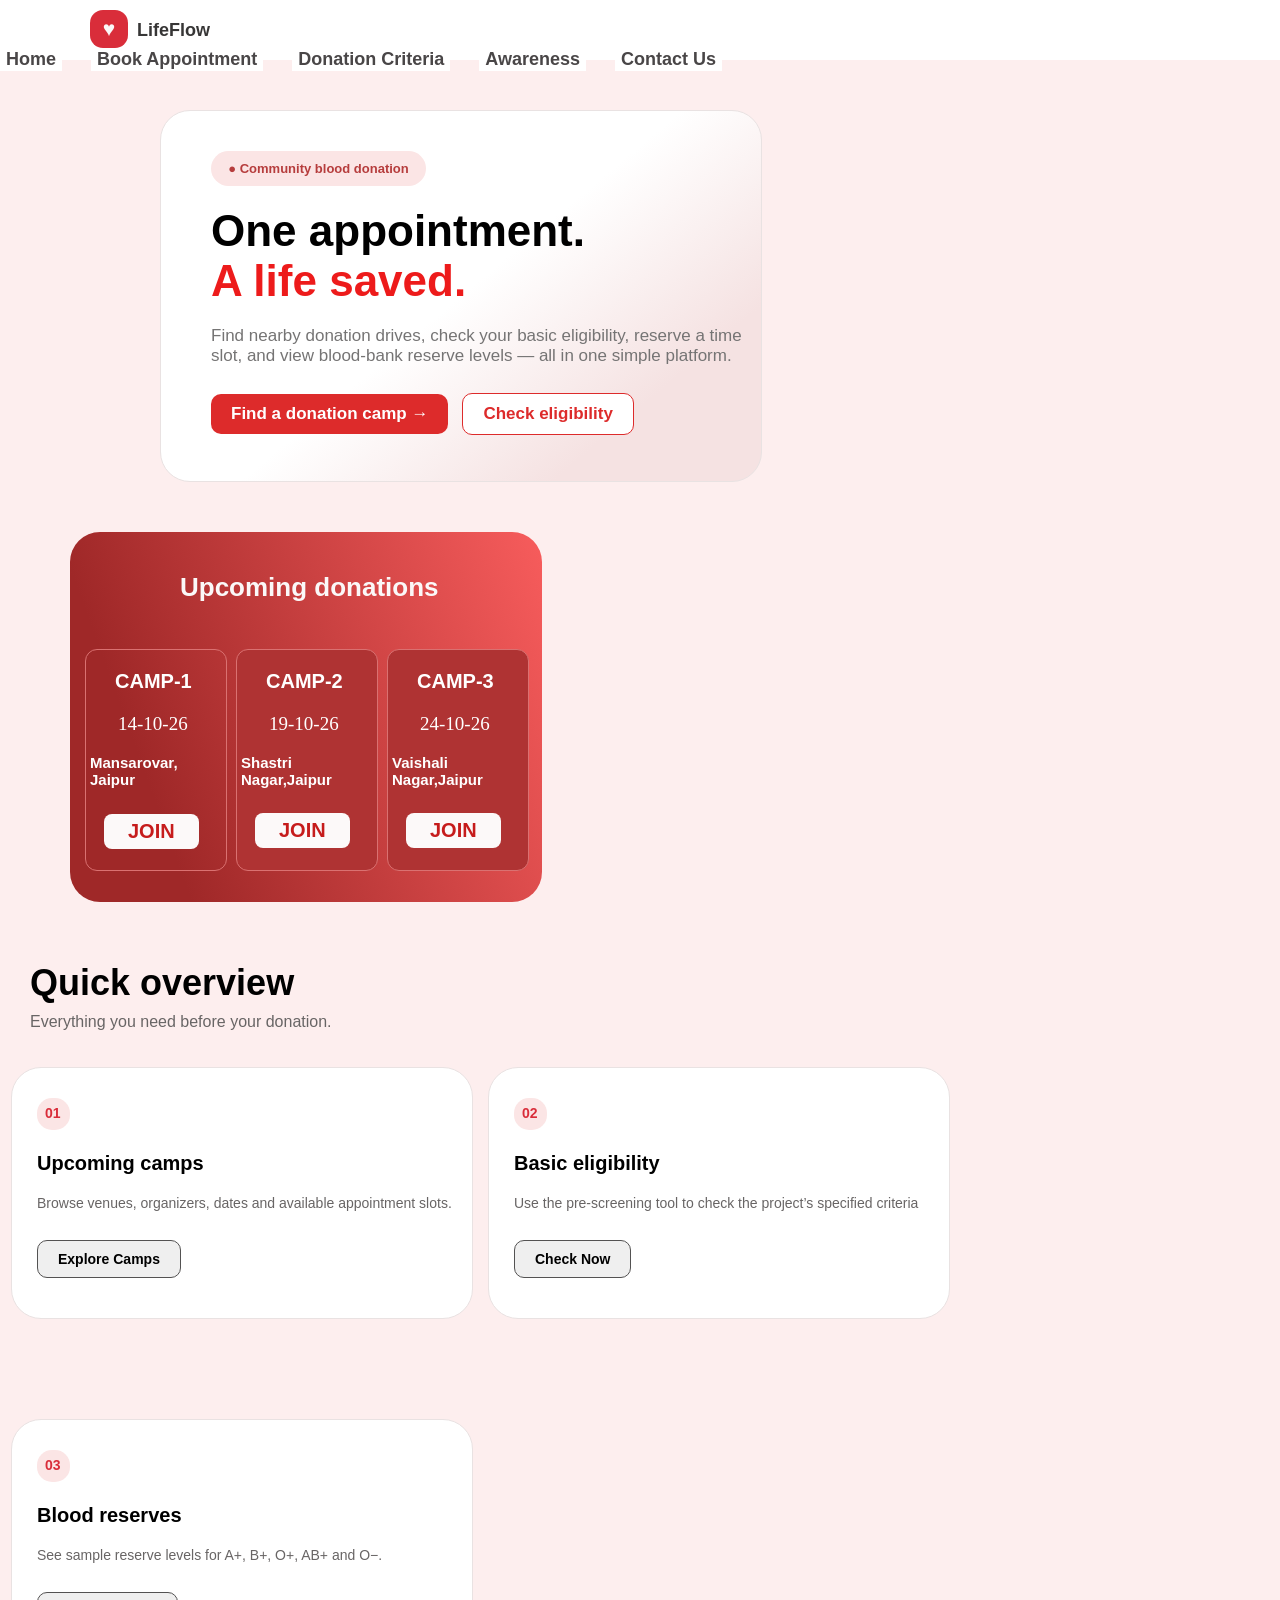
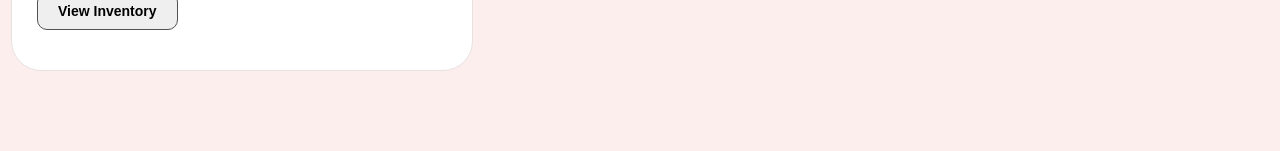
<file: index.html>
<!DOCTYPE html>
<html lang="en">
<head>
    <meta charset="UTF-8">
    <meta name="viewport" content="width=device-width, initial-scale=1.0">
    <title>LifeFlow - Save life</title>
    <link rel="shortcut icon" href="Red Rounded Heart Icon.png" type="image/x-icon">
    <link rel="stylesheet" href="blood self.css">
</head>
<body class="body">

    <nav class="navbar">

        <a href="index.html" class="anchor-1"><div class="app-logo">
               <span class="app-logo-p1">♥</span>
               <span class="app-logo-p2">LifeFlow</span>
        </div></a>

        <div class="nav-buttons">
            <a href="index.html"><button class="home">Home</button></a>
            <a href="donation camp.html"><button class="appointment">Book Appointment</button></a>
            <a href="donation criteria.html"><button class="donation">Donation Criteria</button></a>
            <a href="awareness.html"><button class="contact">Awareness</button></a>
            <a href="contact.html"><button class="contact">Contact Us</button></a>
        </div>
     
    </nav>

        <div class="content-div-1">
            <p class="content-1t1"><b>● Community blood donation</b></p>
            <p class="content-1t2"><b>One appointment.<br><span class="content-1t2-sub">A life saved.</span></b></p>
            <p class="content-1t3">Find nearby donation drives, check your basic eligibility,
                 reserve a time slot, and view blood-bank reserve levels — all in one simple platform.</p>
            <a href="donation camp.html"><button class="content-1t4"><b>Find a donation camp →</b></button></a>
            <button class="content-1t5"><b>Check eligibility </b></button>
        </div>

        <div class="content-div-2">

            <div>
                <p class="content-2t1"><b>Upcoming donations </b></p>
            </div>

            <div>

                <div class="content-2-camp-1">
                    <p class="content-1t2-1"><b>CAMP-1</b></p>
                    <p class="content-1t2-2">14-10-26</p>
                    <p class="content-1t2-3"><b>Mansarovar,<br>Jaipur</b></p>
                    <a href="donation camp.html"><button class="content-1t2-4"><b>JOIN</b></button></a>
                </div>

                <div class="content-2-camp-2">
                    <p class="content-2t2-1"><b>CAMP-2</b></p>
                    <p class="content-2t2-2">19-10-26</p>
                    <p class="content-2t2-3"><b>Shastri Nagar,Jaipur</b></p>
                    <a href="donation camp.html"><button class="content-2t2-4"><b>JOIN</b></button></a>
                </div>

                <div class="content-2-camp-3">
                    <p class="content-2t2-1"><b>CAMP-3</b></p>
                    <p class="content-2t2-2">24-10-26</p>
                    <p class="content-2t2-3"><b>Vaishali Nagar,Jaipur</b></p>
                    <a href="donation camp.html"><button class="content-2t2-4"><b>JOIN</b></button></a>
                    
                </div>

            </div>

        </div>
            <p class="overview"><b>Quick overview</b></p>
            <p class="overview-sub">Everything you need before your donation.</p>

        <div>

            <div class="overview-div-1">
                <p class="view-1-1"><b>01</b></p>
                <p class="view-1-2">Upcoming camps</p>
                <p class="view-1-3">Browse venues, organizers, dates and available appointment slots.</p>
                <a href="donation camp.html"><button class="view-1-4"><b>Explore Camps</b></button></a>
            </div>

            <div class="overview-div-1">
                <p class="view-1-1"><b>02</b></p>
                <p class="view-1-2">Basic eligibility</p>
                <p class="view-1-3">Use the pre-screening tool to check the project’s specified criteria</p>
                <button class="view-2-4"><b>Check Now</b></button>
            </div>

            <div class="overview-div-1">
                <p class="view-1-1"><b>03</b></p>
                <p class="view-1-2">Blood reserves</p>
                <p class="view-1-3">See sample reserve levels for A+, B+, O+, AB+ and O−.</p>
                <a href="blood reserves.html"><button class="view-3-4"><b>View Inventory</b></button></a>
            </div>

        </div>

</body>
</html>
</file>
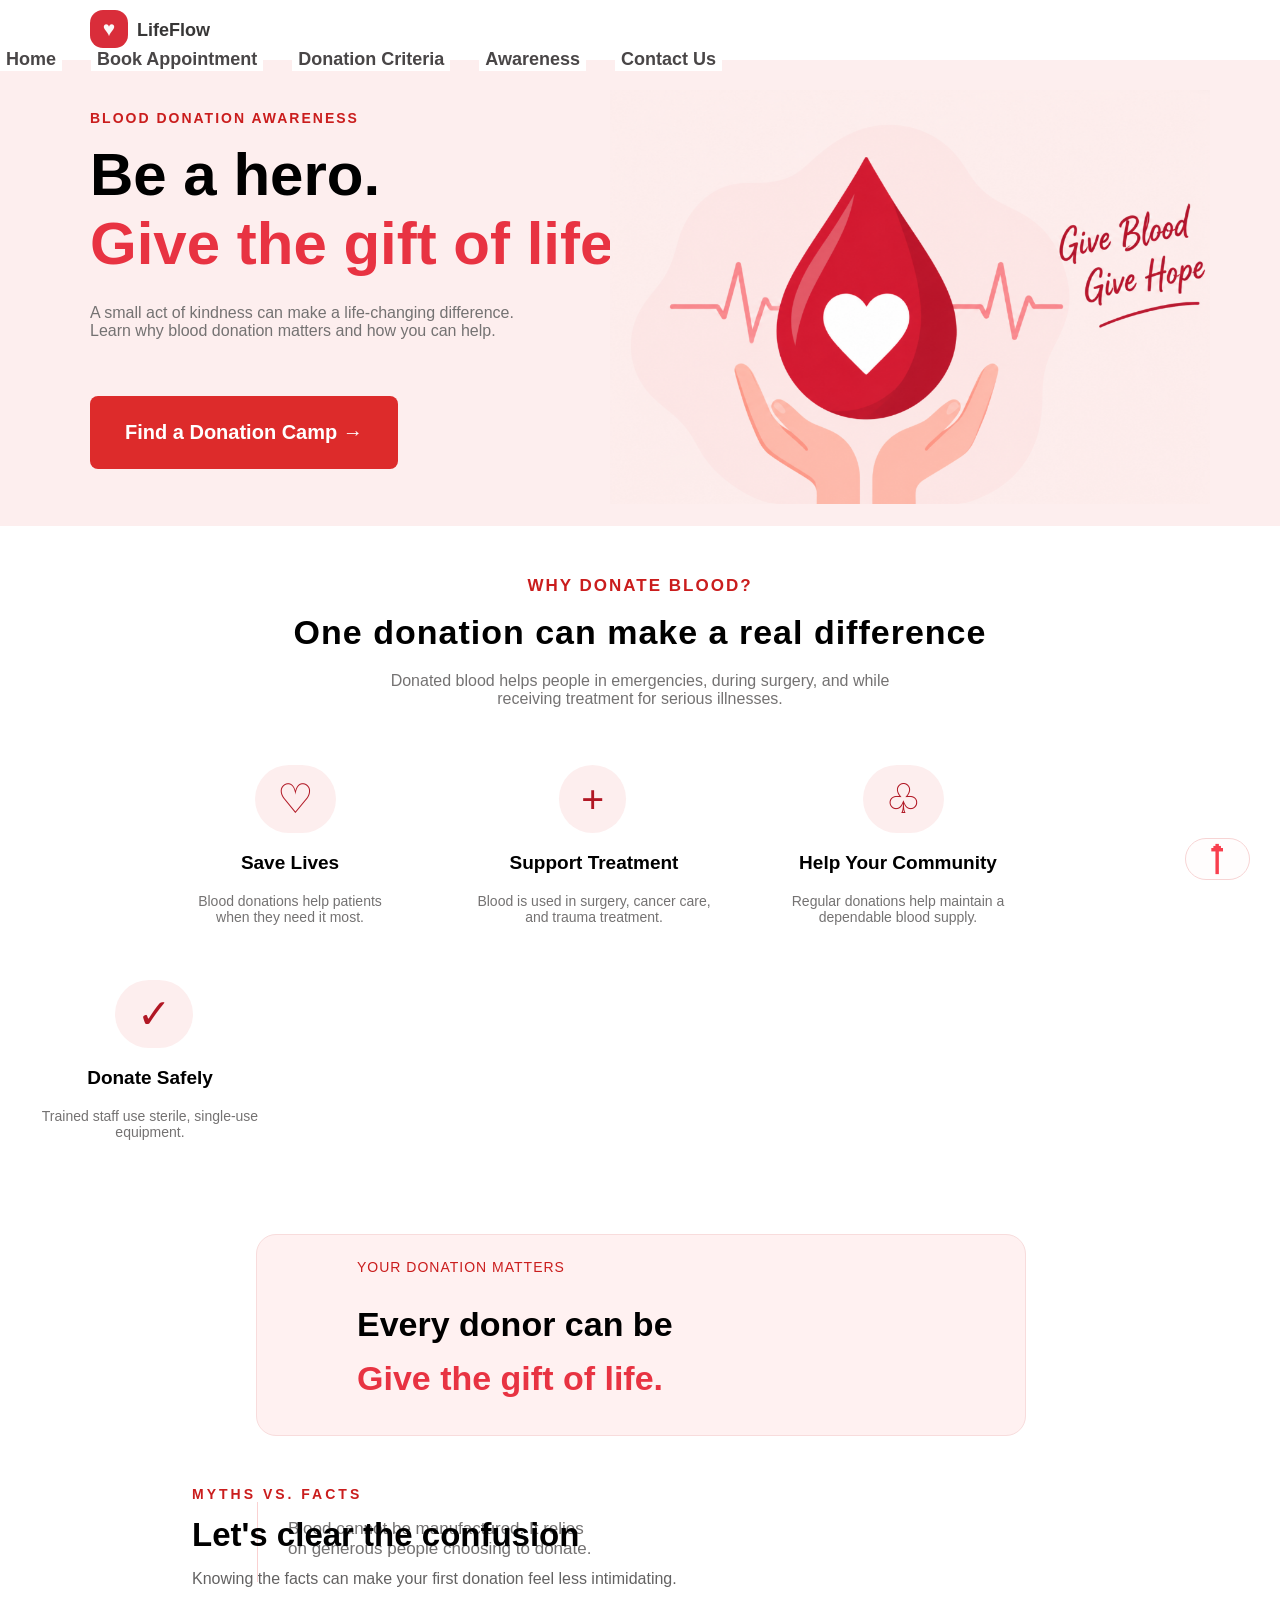
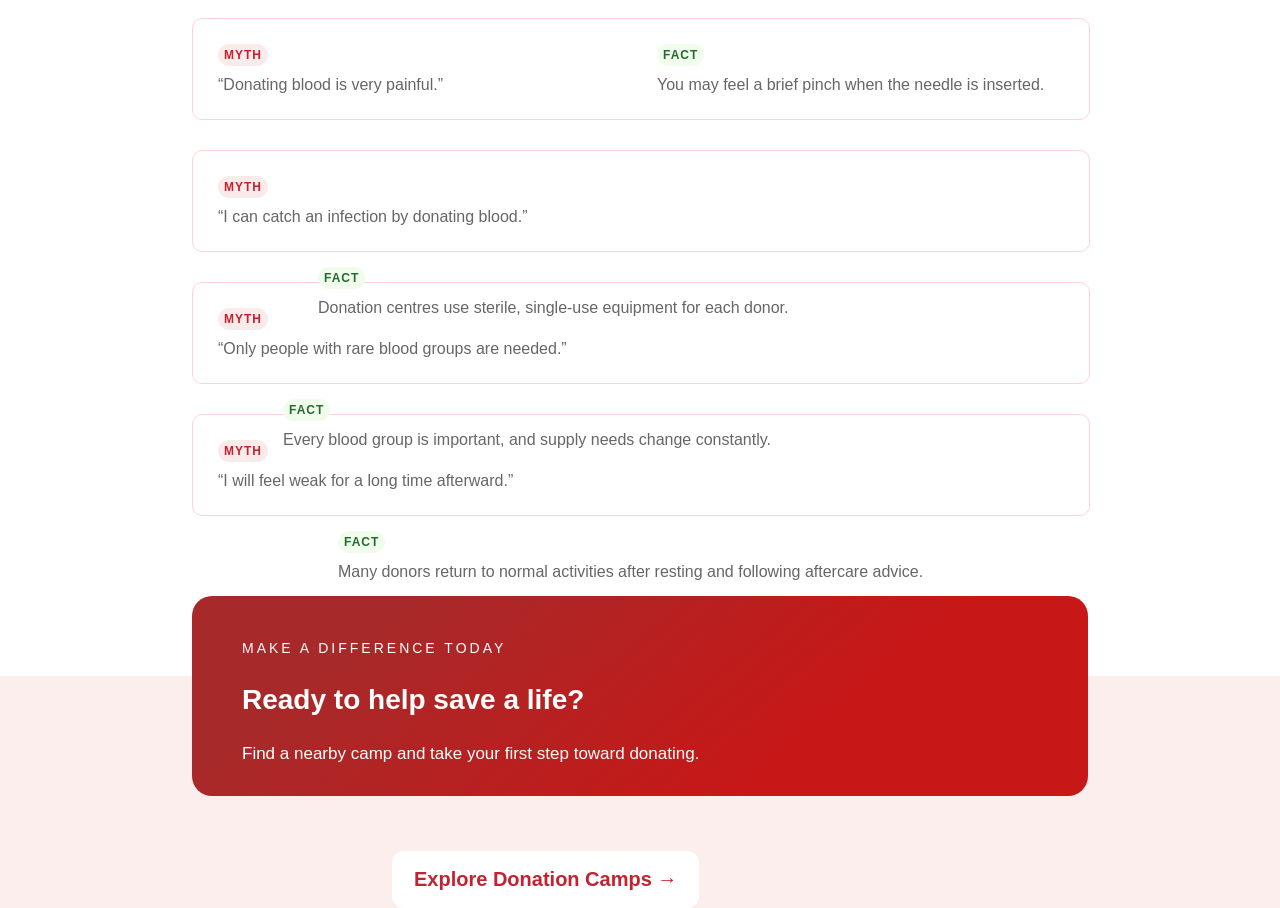
<file: awareness.html>
<!DOCTYPE html>
<html lang="en">
<head>
    <meta charset="UTF-8">
    <meta name="viewport" content="width=device-width, initial-scale=1.0">
    <link rel="shortcut icon" href="Red Rounded Heart Icon.png" type="image/x-icon">
    <link rel="stylesheet" href="blood self.css ">
    <title>Donation Awareness</title>
</head>
<body class="body">

    <nav class="navbar">

        <a href="index.html" class="anchor-1"><div class="app-logo">
               <span class="app-logo-p1">♥</span>
               <span class="app-logo-p2">LifeFlow</span>
        </div></a>

        <div class="nav-buttons">
            <a href="index.html"><button class="home">Home</button></a>
            <a href="donation camp.html"><button class="appointment">Book Appointment</button></a>
            <a href="donation criteria.html"><button class="donation">Donation Criteria</button></a>
            <a href="awareness.html"><button class="contact">Awareness</button></a>
            <a href="contact.html"><button class="contact">Contact Us</button></a>
        </div>
     
    </nav>
    <div class="aware-div">
        <p class="awareness-head">BLOOD DONATION AWARENESS</p>
        <p class="awareness-main-1">Be a hero.</p>
        <p class="awareness-main-2">Give the gift of life.</p>
        <p class="awareness-foot">A small act of kindness can make a life-changing difference.<br>
             Learn why blood donation matters and how you can help.</p>
             <a href="donation camp.html"><button class="aware-btn-1">Find a Donation Camp →</button></a>
             <img src="Screenshot 2026-10-30 222422.png" alt="" class="img-aware">
    </div>
    <div class="aware-div-white">
        <p class="aware-2-head"><b>WHY DONATE BLOOD?</b></p>
        <p class="aware-2-main">One donation can make a real difference</p>
        <p class="aware-2-foot">Donated blood helps people in emergencies, during surgery, and while <br>
            receiving treatment for serious illnesses.</p>

            <div class="aware-box-1">
                <p class="aware-box-1-symbol">♡</p>
                <p class="aware-box-1-head">Save Lives</p>
                <p class="aware-box-1-foot">Blood donations help patients<br> when they need it most.</p>
            </div>

            <div class="aware-box-2">
                <p class="aware-box-1-symbol"><b>+</b></p>
                <p class="aware-box-1-head">Support Treatment</p>
                <p class="aware-box-1-foot">Blood is used in surgery, cancer care,<br> and trauma treatment.</p>
            </div>

            <div class="aware-box-2">
                <p class="aware-box-1-symbol">♧</p>
                <p class="aware-box-1-head">Help Your Community</p>
                <p class="aware-box-1-foot">Regular donations help maintain a <br>dependable blood supply.</p>
            </div>

            <div class="aware-box-2">
                <p class="aware-box-1-symbol">✓</p>
                <p class="aware-box-1-head">Donate Safely</p>
                <p class="aware-box-1-foot">Trained staff use sterile, single-use <br>
                        equipment.</p>
            </div>
            <div class="aware-div-pink">
                <div class="pink-left">
                <p class="pink-head">YOUR DONATION MATTERS</p>  
                <p class="pink-main-1">Every donor can be</p>
                <p class="pink-main-2">Give the gift of life.</p>
                </div>
                <div class="pink-right">
                    <p class="pink-right-text">Blood cannot be manufactured. It relies<br>
                         on generous people choosing to donate.</p>
                </div>
            </div>

            <p class="aware-myth-head">MYTHS VS. FACTS</p>
            <p class="aware-myth-main">Let's clear the confusion</p>
            <p class="aware-myth-foot">Knowing the facts can make your first donation feel less intimidating.</p>
            
            <div class="myth-1">
                <div class="myth-1-1">
                    <p class="myth-sec"> MYTH </p>
                    <p class="myth-1-state">“Donating blood is very painful.”</p>
                </div>
                <div class="myth-1-2">
                    <p class="fact-sec"> FACT </p>
                    <p class="fact-1-state">You may feel a brief pinch when the needle is inserted.</p>
                </div>
            </div>
            <div class="myth-1">
                <div class="myth-1-1">
                    <p class="myth-sec"> MYTH </p>
                    <p class="myth-1-state">“I can catch an infection by donating blood.”</p>
                </div>
                <div class="myth-2-2">
                    <p class="fact-sec"> FACT </p>
                    <p class="fact-1-state">Donation centres use sterile, single-use equipment for each donor.</p>
                </div>
            </div>
            <div class="myth-1">
                <div class="myth-1-1">
                    <p class="myth-sec"> MYTH </p>
                    <p class="myth-1-state">“Only people with rare blood groups are needed.”</p>
                </div>
                <div class="myth-3-2">
                    <p class="fact-sec"> FACT </p>
                    <p class="fact-1-state">Every blood group is important, and supply needs change constantly.</p>
                </div>
            </div>
            <div class="myth-1">
                <div class="myth-1-1">
                    <p class="myth-sec"> MYTH </p>
                    <p class="myth-1-state">“I will feel weak for a long time afterward.”</p>
                </div>
                <div class="myth-4-2">
                    <p class="fact-sec"> FACT </p>
                    <p class="fact-1-state">Many donors return to normal activities 
                        after resting and following aftercare advice.</p>
                </div>
            </div>

            <div class="last-aware">
                <div class="last-aware-div">
                    <p class="aware-last-p1">MAKE A DIFFERENCE TODAY</p>
                    <p class="aware-last-p2">Ready to help save a life?</p>
                    <p class="aware-last-p3">Find a nearby camp and take your first step toward donating.</p>
                </div>
                <a href="donation camp.html"><button  class="last-aware-btn">Explore Donation Camps →</button></a>
            </div>

            

        <a href="awareness.html"><button class="top"><b>⭡</b></button></a>
    </div>
</body>
</html>
</file>
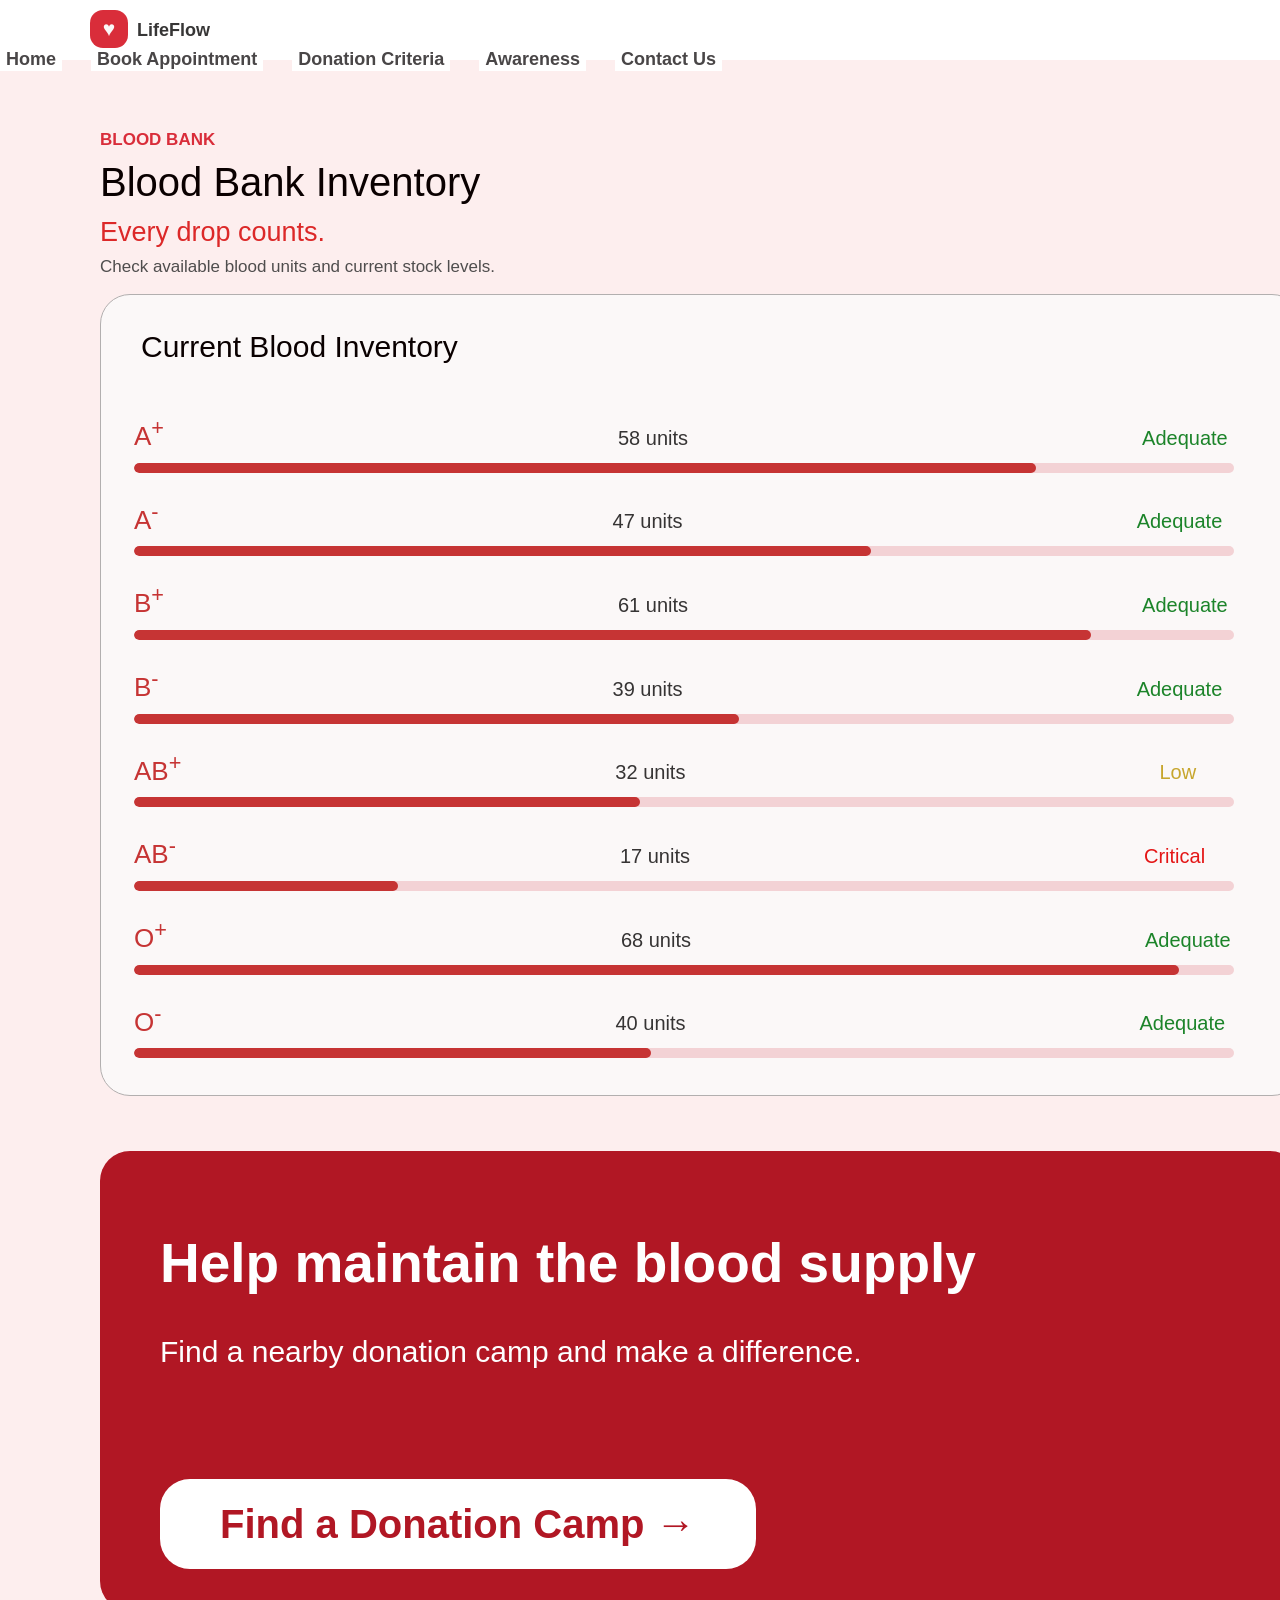
<file: blood reserves.html>
<!DOCTYPE html>
<html lang="en">
<head>
    <meta charset="UTF-8">
    <meta name="viewport" content="width=device-width, initial-scale=1.0">
    <link rel="stylesheet" href="blood self.css">
    <link rel="shortcut icon" href="Red Rounded Heart Icon.png" type="image/x-icon">
    <title>Blood bank</title>
</head>
<body class="body">
    <nav class="navbar">

        <a href="index.html" class="anchor-1"><div class="app-logo">
               <span class="app-logo-p1">♥</span>
               <span class="app-logo-p2">LifeFlow</span>
        </div></a>

        <div class="nav-buttons">
            <a href="index.html"><button class="home">Home</button></a>
            <a href="donation camp.html"><button class="appointment">Book Appointment</button></a>
            <a href="donation criteria.html"><button class="donation">Donation Criteria</button></a>
            <a href="awareness.html"><button class="contact">Awareness</button></a>
            <a href="contact.html"><button class="contact">Contact Us</button></a>
        </div>
     
    </nav>

    <p class="h1-"><b> BLOOD BANK</b></p>
    <p class="h1-sub"> Blood Bank Inventory</p>
    <p class="h1-sub-1">Every drop counts.</p>
    <p class="h1-sub-2">Check available blood units and current stock levels.</p>

    <div class="reserve-div-1">

        <p class="reserve-div-1-head">  Current Blood Inventory </p>

        <p class="aa-1">A<sup>+</sup></p>
        <p class="aa-2">58 units</p>
        <p class="aa-3">Adequate</p>
        <div class="bar1-out">
            <div class="bar1-in"></div>
        </div>

        <p class="aa-1">A<sup>-</sup></p>
        <p class="aa-2">47 units</p>
        <p class="aa-3">Adequate</p>
        <div class="bar1-out">
            <div class="bar1-in1"></div>
        </div>

        <p class="aa-1">B<sup>+</sup></p>
        <p class="aa-2">61 units</p>
        <p class="aa-3">Adequate</p>
        <div class="bar1-out">
            <div class="bar1-in2"></div>
        </div>

        <p class="aa-1">B<sup>-</sup></p>
        <p class="aa-2">39 units</p>
        <p class="aa-3">Adequate</p>
        <div class="bar1-out">
            <div class="bar1-in3"></div>
        </div>

        <p class="aa-1">AB<sup>+</sup></p>
        <p class="aa-2i">32 units</p>
        <p class="aa-3i"> Low</p>
        <div class="bar1-out">
            <div class="bar1-in4"></div>
        </div>

        <p class="aa-1">AB<sup>-</sup></p>
        <p class="aa-2ii">17 units</p>
        <p class="aa-3ii">Critical</p>
        <div class="bar1-out">
            <div class="bar1-in5"></div>
        </div>

        <p class="aa-1">O<sup>+</sup></p>
        <p class="aa-2">68 units</p>
        <p class="aa-3">Adequate</p>
        <div class="bar1-out">
            <div class="bar1-in6"></div>
        </div>

        <p class="aa-1">O<sup>-</sup></p>
        <p class="aa-2">40 units</p>
        <p class="aa-3">Adequate</p>
        <div class="bar1-out">
            <div class="bar1-in7"></div>
        </div>

    </div>

    <div class="reserve-div-2">
        <p class="reserve-div-2-1"><b> Help maintain the blood supply </b></p>
        <p class="reserve-div-2-2">Find a nearby donation camp and make a difference.</p>
        <a href="donation camp.html"><button class="reserve-div-2-3"><b>Find a Donation Camp →</b></button></a>
    </div>

</body>
</html>
</file>
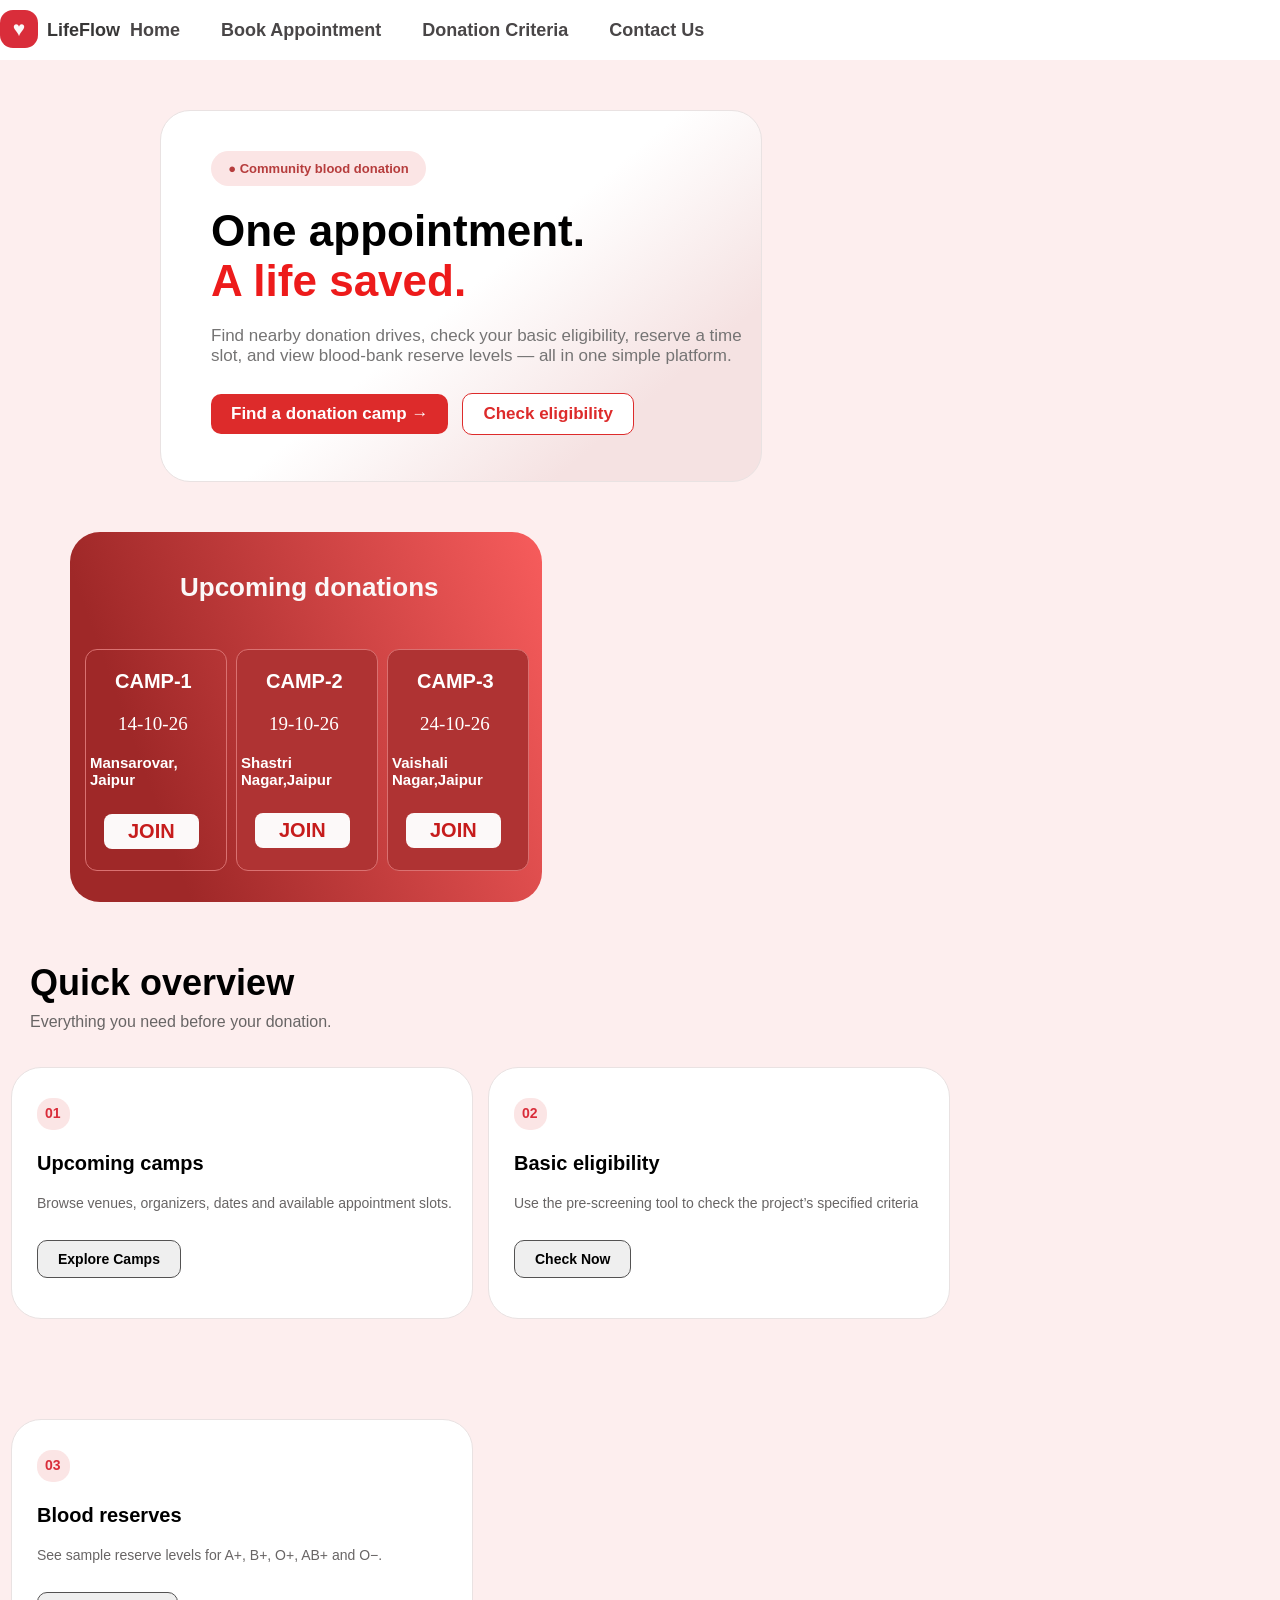
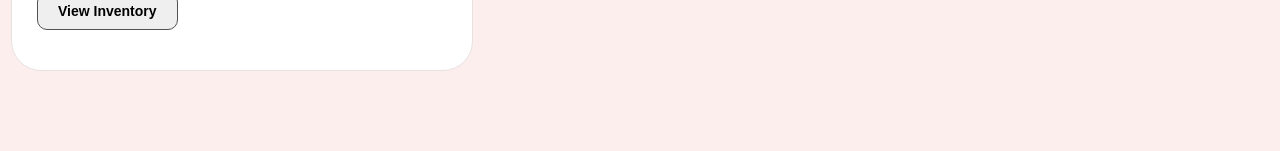
<file: blood self.html>
<!DOCTYPE html>
<html lang="en">
<head>
    <meta charset="UTF-8">
    <meta name="viewport" content="width=device-width, initial-scale=1.0">
    <title>LifeFlow - Save live</title>
    <link rel="shortcut icon" href="Screenshot.png" type="image/x-icon">
    <link rel="stylesheet" href="blood self.css">
</head>
<body class="body">

    <nav class="navbar">

        <div class="app-logo">
               <span class="app-logo-p1">♥</span>
               <span class="app-logo-p2">LifeFlow</span>
        </div>

        <div class="nav-buttons">
            <a href="blood self.html"><button class="home">Home</button></a>
            <a href="donation camp.html"><button class="appointment">Book Appointment</button></a>
            <button class="donation">Donation Criteria</button>
            <button class="contact">Contact Us</button>
        </div>
     
    </nav>

        <div class="content-div-1">
            <p class="content-1t1"><b>● Community blood donation</b></p>
            <p class="content-1t2"><b>One appointment.<br><span class="content-1t2-sub">A life saved.</span></b></p>
            <p class="content-1t3">Find nearby donation drives, check your basic eligibility,
                 reserve a time slot, and view blood-bank reserve levels — all in one simple platform.</p>
            <a href="donation camp.html"><button class="content-1t4"><b>Find a donation camp →</b></button></a>
            <button class="content-1t5"><b>Check eligibility </b></button>
        </div>

        <div class="content-div-2">

            <div>
                <p class="content-2t1"><b>Upcoming donations </b></p>
            </div>

            <div>

                <div class="content-2-camp-1">
                    <p class="content-1t2-1"><b>CAMP-1</b></p>
                    <p class="content-1t2-2">14-10-26</p>
                    <p class="content-1t2-3"><b>Mansarovar,<br>Jaipur</b></p>
                    <a href="donation camp.html"><button class="content-1t2-4"><b>JOIN</b></button></a>
                </div>

                <div class="content-2-camp-2">
                    <p class="content-2t2-1"><b>CAMP-2</b></p>
                    <p class="content-2t2-2">19-10-26</p>
                    <p class="content-2t2-3"><b>Shastri Nagar,Jaipur</b></p>
                    <a href="donation camp.html"><button class="content-2t2-4"><b>JOIN</b></button></a>
                </div>

                <div class="content-2-camp-3">
                    <p class="content-2t2-1"><b>CAMP-3</b></p>
                    <p class="content-2t2-2">24-10-26</p>
                    <p class="content-2t2-3"><b>Vaishali Nagar,Jaipur</b></p>
                    <a href="donation camp.html"><button class="content-2t2-4"><b>JOIN</b></button></a>
                    
                </div>

            </div>

        </div>
            <p class="overview"><b>Quick overview</b></p>
            <p class="overview-sub">Everything you need before your donation.</p>

        <div>

            <div class="overview-div-1">
                <p class="view-1-1"><b>01</b></p>
                <p class="view-1-2">Upcoming camps</p>
                <p class="view-1-3">Browse venues, organizers, dates and available appointment slots.</p>
                <a href="donation camp.html"><button class="view-1-4"><b>Explore Camps</b></button></a>
            </div>

            <div class="overview-div-1">
                <p class="view-1-1"><b>02</b></p>
                <p class="view-1-2">Basic eligibility</p>
                <p class="view-1-3">Use the pre-screening tool to check the project’s specified criteria</p>
                <button class="view-2-4"><b>Check Now</b></button>
            </div>

            <div class="overview-div-1">
                <p class="view-1-1"><b>03</b></p>
                <p class="view-1-2">Blood reserves</p>
                <p class="view-1-3">See sample reserve levels for A+, B+, O+, AB+ and O−.</p>
                <a href="blood reserves.html"><button class="view-3-4"><b>View Inventory</b></button></a>
            </div>

        </div>

</body>
</html>
</file>
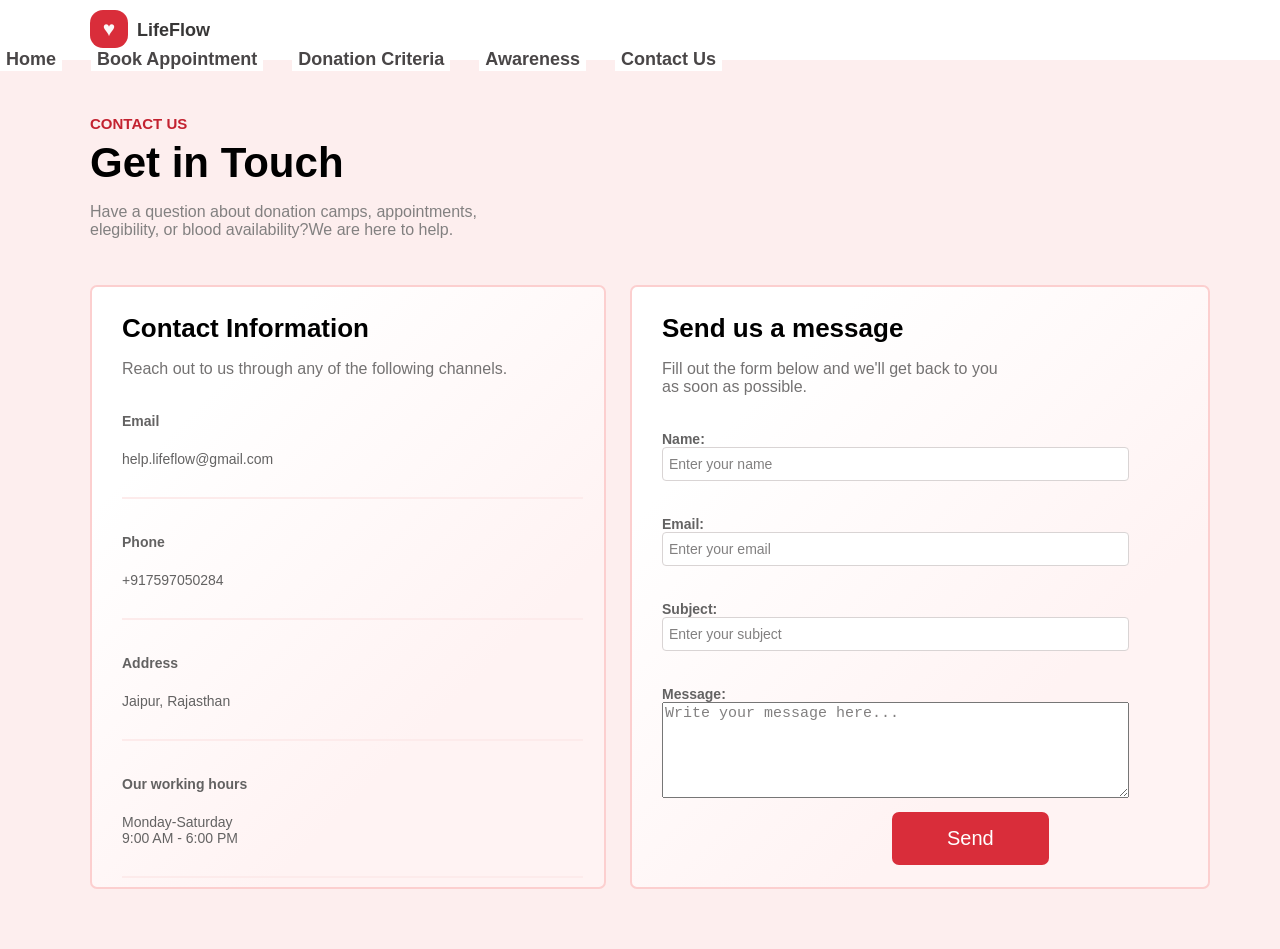
<file: contact.html>
<!DOCTYPE html>
<html lang="en">
<head>
    <meta charset="UTF-8">
    <meta name="viewport" content="width=device-width, initial-scale=1.0">
    <link rel="stylesheet" href="blood self.css">
    <link rel="shortcut icon" href="Red Rounded Heart Icon.png" type="image/x-icon">
    <title>Contact US</title>
</head>

<body class="body">
    
    <nav class="navbar">

        <a href="index.html" class="anchor-1"><div class="app-logo">
               <span class="app-logo-p1">♥</span>
               <span class="app-logo-p2">LifeFlow</span>
        </div></a>

        <div class="nav-buttons">
            <a href="index.html"><button class="home">Home</button></a>
            <a href="donation camp.html"><button class="appointment">Book Appointment</button></a>
            <a href="donation criteria.html"><button class="donation">Donation Criteria</button></a>
            <a href="awareness.html"><button class="contact">Awareness</button></a>
            <a href="contact.html"><button class="contact">Contact Us</button></a>
        </div>
     
    </nav>

    <p class="contact-head"><b>CONTACT US</b></p>
    <p class="contact-main">Get in Touch</p>
    <p class="contact-foot">Have a question about donation camps, appointments,<br>
         elegibility, or blood availability?We are here to help.</p>

    <div class="contact-1">

        <p class="contact-1-info"><b>Contact Information</b></p>
        <p class="contact-1-sub">Reach out to us through any of the following channels.</p>

        <div class="contact-1-email">
            <p class="c1-email"><b>Email</b></p>
            <p class="c1-email-sub">help.lifeflow@gmail.com</p>
        </div>

        <div class="contact-1-email">
            <p class="c1-email"><b>Phone</b></p>
            <p class="c1-email-sub">+917597050284</p>
        </div>

        <div class="contact-1-email">
            <p class="c1-email"><b>Address</b></p>
            <p class="c1-email-sub">Jaipur, Rajasthan</p>
        </div>

        <div class="contact-1-email">
            <p class="c1-email"><b>Our working hours</b></p>
            <p class="c1-email-sub">Monday-Saturday<br>9:00 AM - 6:00 PM</p>

        </div>

    </div>

    <div class="contact-2">

        <p class="contact-1-info"><b>Send us a message</b></p>
        <p class="contact-1-sub">Fill out the form below and we'll get back to you <br>as soon as possible.</p>

        <p class="c2-name"><b>Name:</b></p>
        <input type="text" class="input-1" placeholder=" Enter your name">

        <p class="c2-name"><b>Email:</b></p>
        <input type="text" class="input-1" placeholder=" Enter your email">

        <p class="c2-name"><b>Subject:</b></p>
        <input type="text" class="input-1" placeholder=" Enter your subject">

        <p class="c2-name"><b>Message:</b></p>
        <textarea name="" id="" class="textarea-1">Write your message here...</textarea>

        <button class="send">Send</button>

    </div>

</body>
</html>
</file>
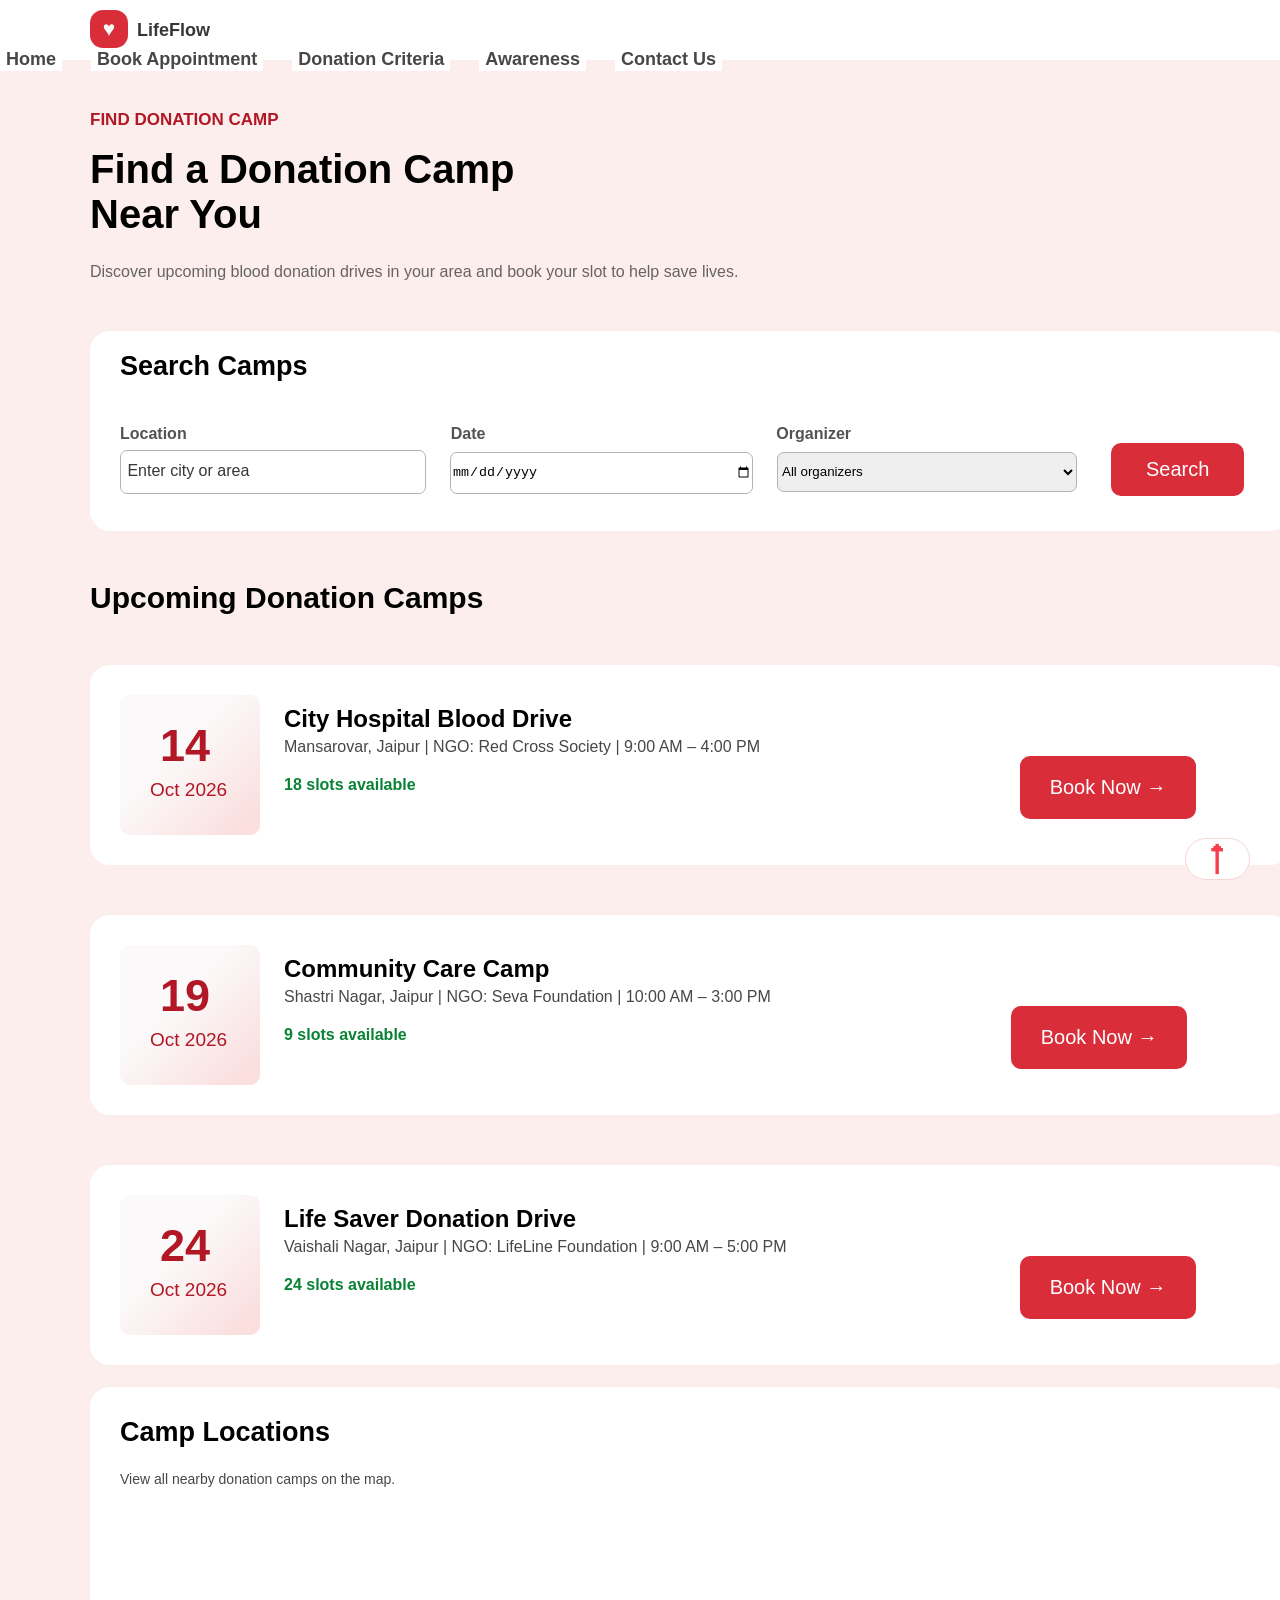
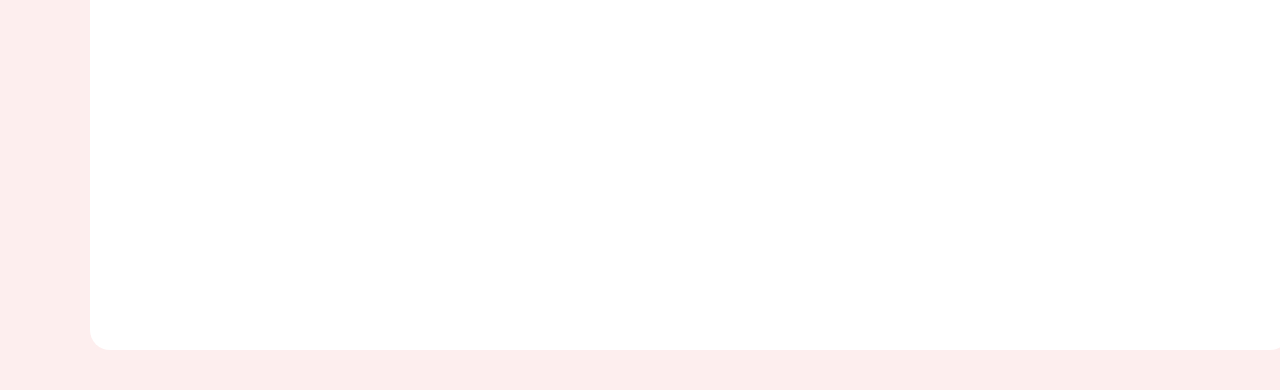
<file: donation camp.html>
<!DOCTYPE html>
<html lang="en">
<head>
    <meta charset="UTF-8">
    <meta name="viewport" content="width=device-width, initial-scale=1.0">
    <link rel="stylesheet" href="blood self.css">
    <link rel="shortcut icon" href="Red Rounded Heart Icon.png" type="image/x-icon">
    <title>Donation Camps</title>
</head>
<body class="body">
    <nav class="navbar">

        <a href="index.html" class="anchor-1"><div class="app-logo">
               <span class="app-logo-p1">♥</span>
               <span class="app-logo-p2">LifeFlow</span>
        </div></a>

        <div class="nav-buttons">
            <a href="index.html"><button class="home">Home</button></a>
            <a href="donation camp.html"><button class="appointment">Book Appointment</button></a>
            <a href="donation criteria.html"><button class="donation">Donation Criteria</button></a>
            <a href="awareness.html"><button class="contact">Awareness</button></a>
            <a href="contact.html"><button class="contact">Contact Us</button></a>
        </div>
     
    </nav>

    <p class="camp-head1">FIND DONATION CAMP</p>
    <p class="camp-head2">Find a Donation Camp <br>Near You</p>
    <p class="camp-head3">Discover upcoming blood donation drives in your area and book your slot to help save lives.</p>

    <div class="search-div">
        <p class="search-head"><b>Search Camps</b></p>
        <p class="search-l"><b>Location</b></p>
        <p class="search-d"><b>Date</b></p>
        <p class="search-o"><b>Organizer</b></p>

        <input type="text" id="location" placeholder=" Enter city or area" class="search-1">
        <input type="date" id="date" placeholder=" Choose suitable date" class="search-2">
        <select name="" id="" class="search-2"><option>All organizers</option><option>Red Cross Society</option>
            <option>Seva Foundation</option><option>LifeLine Foundation</option></select>
            <button class="search-comp">Search</button>

    </div>

    <p class="donation-head"><b>Upcoming Donation Camps</b></p>
    
    <div class="camp-a">
        <div class="camp-a-div">
            <p class="camp-a-div-div"><b>14</b></p>
                <p class="camp-a-div-span">Oct 2026</p>
        </div>

        <div class="camp-a-div2">
        <p class="camp-a-head">City Hospital Blood Drive</p>
        <p class="camp-a-main">Mansarovar, Jaipur | NGO: Red Cross Society | 9:00 AM – 4:00 PM</p>
        <p class="camp-a-foot">18 slots available</p>
        <button class="camp-a-button">Book Now →</button>
        </div>

    </div>

    <div class="camp-b">
        <div class="camp-a-div">
            <p class="camp-a-div-div"><b>19</b></p>
                <p class="camp-a-div-span">Oct 2026</p>
        </div>

        <div class="camp-a-div2">
        <p class="camp-a-head">Community Care Camp</p>
        <p class="camp-a-main">Shastri Nagar, Jaipur | NGO: Seva Foundation | 10:00 AM – 3:00 PM</p>
        <p class="camp-a-foot">9 slots available</p>
        <button class="camp-a-button">Book Now →</button>
        </div>

    </div>

    <div class="camp-c">
        <div class="camp-a-div">
            <p class="camp-a-div-div"><b>24</b></p>
                <p class="camp-a-div-span">Oct 2026</p>
        </div>

        <div class="camp-a-div2">
        <p class="camp-a-head">Life Saver Donation Drive</p>
        <p class="camp-a-main">Vaishali Nagar, Jaipur | NGO: LifeLine Foundation | 9:00 AM – 5:00 PM</p>
        <p class="camp-a-foot">24 slots available</p>
        <button class="camp-a-button">Book Now →</button>
        </div>

    </div>

    <section class="map-section">

    <div class="map-div">
        
    <h2 class="map-head">Camp Locations</h2>
    <p class="map-main">View all nearby donation camps on the map.</p>
    <iframe src="https://www.google.com/maps?q=Jaipur,Rajasthan&output=embed"></iframe>

    </div>
        <a href="donation camp.html"><button class="top-2"><b>⭡</b></button></a>
</section>

</body>
</html>
</file>
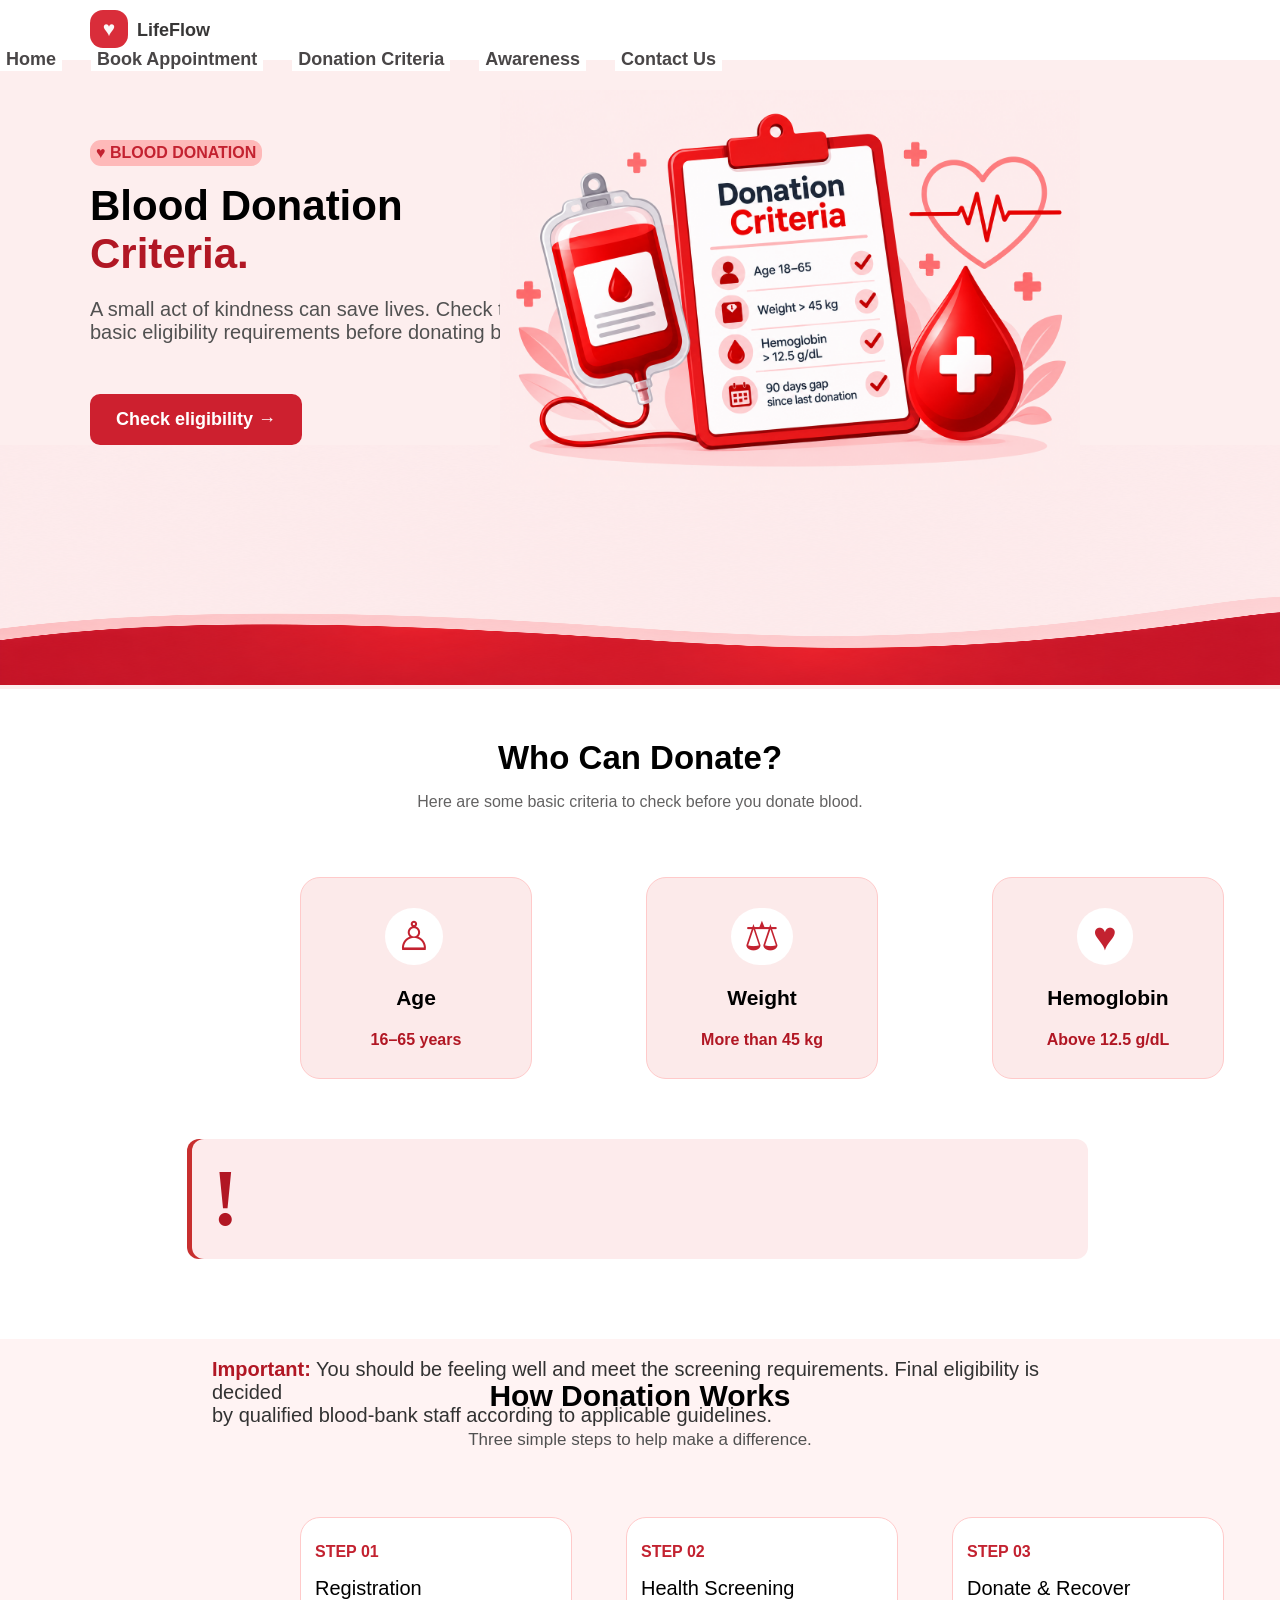
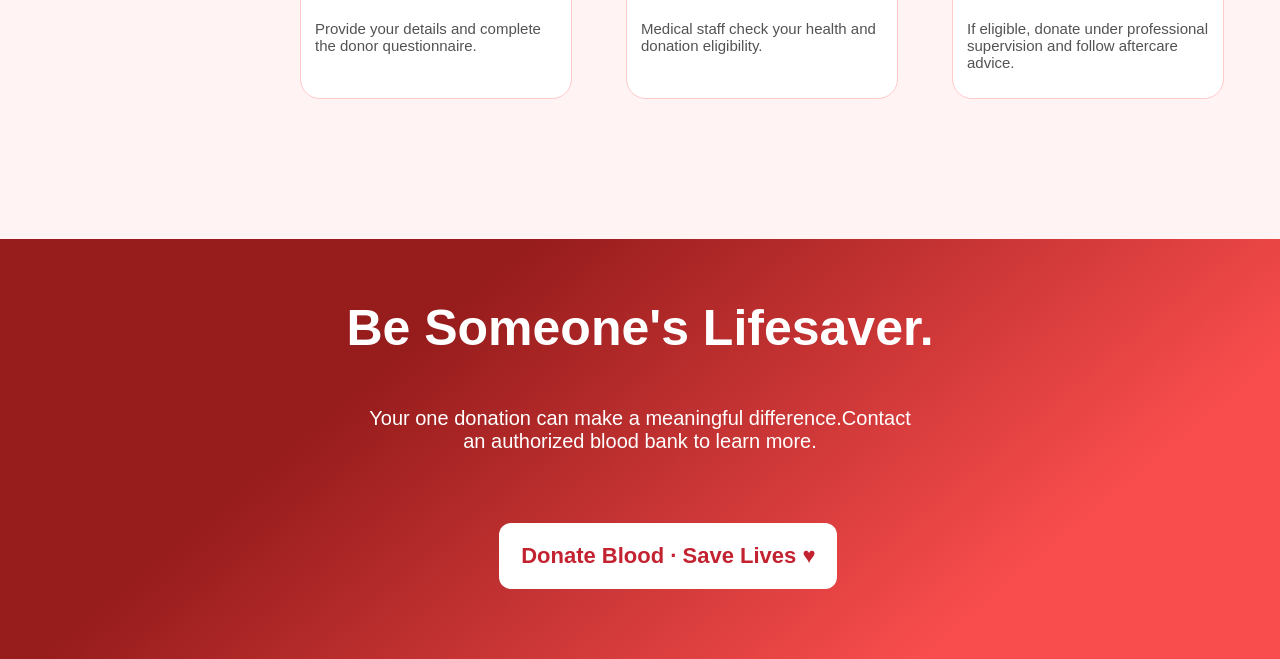
<file: donation criteria.html>
<!DOCTYPE html>
<html lang="en">
<head>
    <meta charset="UTF-8">
    <meta name="viewport" content="width=device-width, initial-scale=1.0">
    <title>Donation Criteria</title>
    <link rel="shortcut icon" href="Red Rounded Heart Icon.png" type="image/x-icon">
    <link rel="stylesheet" href="blood self.css">
</head>
<body class="body">

    <nav class="navbar">

        <a href="index.html" class="anchor-1"><div class="app-logo">
               <span class="app-logo-p1">♥</span>
               <span class="app-logo-p2">LifeFlow</span>
        </div></a>

        <div class="nav-buttons">
            <a href="index.html"><button class="home">Home</button></a>
            <a href="donation camp.html"><button class="appointment">Book Appointment</button></a>
            <a href="donation criteria.html"><button class="donation">Donation Criteria</button></a>
            <a href="awareness.html"><button class="contact">Awareness</button></a>
            <a href="contact.html"><button class="contact">Contact Us</button></a>
        </div>
     
    </nav>

    <p class="criteria-head-real">♥ BLOOD DONATION</p>
    <p class="criteria-head-1">Blood Donation</p>
    <p class="criteria-head-2">Criteria.</p>
    <p class="criteria-main">A small act of kindness can save lives. Check the <br>
        basic eligibility requirements before donating blood.</p>
    <button class="goto-checker">Check eligibility →</button>
    <img class="criteria-image" src="Donation Criteria Medical Infographic.png" alt="">
    <img src="Pastel Pink Layered Wave Banner.png" alt="" class="criteria-last-image">

    <div class="white-div">
        <p class="criteria-donor-head">Who Can Donate?</p>
        <p class="criteria-donor-main">Here are some basic criteria to check before you donate blood.</p>

        <div class="criteria-div-1">
            <p class="criteria-div-1-p1">♙</p>
            <p class="criteria-div-1-p2">Age</p>
            <p class="criteria-div-1-p3">16–65 years</p>
        </div>

        <div class="criteria-div-2">
            <p class="criteria-div-2-p1">⚖</p>
            <p class="criteria-div-1-p2">Weight</p>
            <p class="criteria-div-1-p3">More than 45 kg</p>
        </div>

        <div class="criteria-div-2">
            <p class="criteria-div-3-p1">♥</p>
            <p class="criteria-div-1-p2">Hemoglobin</p>
            <p class="criteria-div-1-p3">Above 12.5 g/dL</p>
        </div>

        <div class="imp-div-cri">

            <div class="imp-div-cri-d1">
            <p class="imp-div-cri-p1">!</p>
            </div>

            <div class="imp-div-cri-d2">
            <p class="imp-div-cri-p2"><span class="imp-div-p-span">Important:</span> You should be feeling well and meet the screening requirements. Final eligibility is decided<br>
                 by qualified blood-bank staff according to applicable guidelines.</p>
            </div>

        </div>

        <div class="criteria-new-div">
            <p class="criteria-new-head">How Donation Works</p>
            <p class="criteria-new-main">Three simple steps to help make a difference.</p>

            <div class="criteria-new-div-d1">
                <p class="criteria-new-div-d1-p1">STEP 01</p>
                <p class="criteria-new-div-d1-p2">Registration</p>
                <p class="criteria-new-div-d1-p3">Provide your details and complete<br> the donor questionnaire.</p>
            </div>

            <div class="criteria-new-div-d2">
                <p class="criteria-new-div-d1-p1">STEP 02</p>
                <p class="criteria-new-div-d1-p2">Health Screening</p>
                <p class="criteria-new-div-d1-p3">Medical staff check your health and donation eligibility.</p>
            </div>

            <div class="criteria-new-div-d2">
                <p class="criteria-new-div-d1-p1">STEP 03</p>
                <p class="criteria-new-div-d1-p2">Donate & Recover</p>
                <p class="criteria-new-div-d1-p3">If eligible, donate under professional supervision and follow aftercare advice.</p>
            </div>


        </div>

        <div class="criteria-last-div">
            <p class="criteria-last-div-head">Be Someone's Lifesaver.</p>
            <p class="criteria-last-div-main">Your one donation can make a meaningful difference.Contact <br>
                an authorized blood bank to learn more.</p>
            <a href="donation camp.html"><button class="criteria-last-div-btn">Donate Blood · Save Lives ♥</button></a>
        </div>

    </div>

</body>
</html>
</file>
<file: blood self.css>
.body {
    background-color: rgb(253, 238, 238);
    margin: 0px;
    padding: 0px;
}

.navbar {
    background-color: rgb(255, 255, 255);
    height: 60px;
}

.app-logo {
    display: inline-block;
    margin-top: 10px;
}

.app-logo-p1 {
    width:38px;
    height:38px;
    border-radius:13px;
    background-color:#d92d3a;
    color:#fbf8f8;
    display:inline-grid;
    place-items:center;
    font-size:21px;
}

.app-logo-p2 {
    color: #373636;
    font-family: Arial, sans-serif;
    font-weight: 900;
    font-size: 18px;
    display: inline-block;
    margin-left: 5px;
}

.nav-buttons {
    display: inline-block;
}

.home {
    color:#494647;
    font-family: Arial, sans-serif;
    font-size: 18px;
    background-color: rgb(255, 255, 255);
    border: 0px;
    cursor: pointer;
    font-weight: 600;
    transition: 0.3s;
}
.home:hover {
    color: rgb(206, 55, 55);
    background-color: #f3d2d5;
    border-radius: 5px;
    padding: 5px;
}
.home:active {
    opacity: 0.4;
}

.appointment {
    color:#494647;
    font-family: Arial, sans-serif;
    font-size: 18px;
    background-color: rgb(255, 255, 255);
    border: 0px;
    cursor: pointer;
    font-weight: 600;
    transition: 0.3s;
    margin-left: 25px;
}
.appointment:hover {
    color: rgb(206, 55, 55);
    background-color: #f3d2d5;
    border-radius: 5px;
    padding: 5px;
}
.appointment:active {
    opacity: 0.4;
}

.donation {
    color:#494647;
    font-family: Arial, sans-serif;
    font-size: 18px;
    background-color: rgb(255, 255, 255);
    border: 0px;
    cursor: pointer;
    font-weight: 600;
    transition: 0.3s;
    margin-left: 25px;
}
.donation:hover {
    color: rgb(206, 55, 55);
    background-color: #f3d2d5;
    border-radius: 5px;
    padding: 5px;
}
.donation:active {
    opacity: 0.4;
}

.contact {
    color:#494647;
    font-family: Arial, sans-serif;
    font-size: 18px;
    background-color: rgb(255, 255, 255);
    border: 0px;
    cursor: pointer;
    font-weight: 600;
    transition: 0.3s;
    margin-left: 25px;
}
.contact:hover {
    color: rgb(206, 55, 55);
    background-color: #f3d2d5;
    border-radius: 5px;
    padding: 5px;
}
.contact:active {
    opacity: 0.4;
}

.content-div-1 {
    background: linear-gradient(140deg,rgb(255, 255, 255) 50%,rgb(245, 226, 226) 80%);
    height: 370px;
    width: 600px;
    margin-left: 160px;
    border-radius: 30px;
    display: inline-block;
    border: 1px solid rgb(233, 226, 226);
    vertical-align: top;
    margin-top: 50px;
}

.content-div-2 {
    background:linear-gradient(70deg,#9f2828 20%,#f75c5c 100%);
    height: 370px;
    width: 472px;
    margin-top: 50px;
    margin-left: 70px;
    border-radius: 30px;
    display: inline-block;
}

.content-1t1 {
    display: grid;
    margin-left: 50px;
    margin-top: 40px;
    color: rgb(182, 61, 61);
    background-color: rgb(251, 229, 229);
    height: 35px;
    width: 215px;
    place-items: center;
    border-radius: 20px;
    font-family: Arial, sans-serif;
    font-size: 13px;
}

.content-1t2 {
    font-family: sans-serif;
    font-size: 44px;
    margin-left: 50px;
    margin-top: 20px;
    margin-bottom: 20px;
}

.content-1t2-sub {
    color: rgb(237, 27, 27);
}

.content-1t3 {
    font-family: Arial, sans-serif;
    font-size: 17px;
    margin-left: 50px;
    margin-top: 10px;
    color: rgb(117, 116, 116);
}

.content-1t4 {
    font-size: 17px;
    margin-left: 50px;
    margin-top: 10px;
    color: rgb(255, 255, 255);
    display: inline-block;
    background-color: rgb(221, 43, 43);
    border-radius: 10px;
    padding-top: 10px;
    padding-bottom: 10px;
    padding-left: 20px;
    padding-right: 20px;
    border: 0px;
    transition: 0.3s;
    cursor: pointer;
}
.content-1t4:hover {
    opacity: 0.7;
}
.content-1t4:active {
    opacity: 0.5;
}

.content-1t5 {
    font-size: 17px;
    margin-left: 10px;
    margin-top: 10px;
    color: rgb(221, 43, 43);
    display: inline-block;
    background-color: rgb(255, 255, 255);
    border-radius: 10px;
    padding-top: 10px;
    padding-bottom: 10px;
    padding-left: 20px;
    padding-right: 20px;
    border: 1px solid rgb(221, 43, 43);
    transition: 0.3s;
    cursor: pointer;
}
.content-1t5:hover {
    opacity: 0.6;
}
.content-1t5:active {
    opacity: 0.3;
}

.content-2t1 {
    font-family: Arial, Helvetica, sans-serif;
    margin-left: 110px;
    margin-top: 40px;
    font-size: 26px;
    color: #fbf8f8;
}

.content-2-camp-1 {
    display: inline-block;
    border: 1px solid rgb(218, 113, 113);
    border-radius: 12px;
    margin-left: 15px;
    margin-top: 20px;
    height: 220px;
    width: 140px;
}

.content-1t2-1 {
    font-family: Arial, Helvetica, sans-serif;
    font-size: 20px;
    margin-left: 29px;
    color: rgb(255, 255, 255);
}

.content-1t2-2 {
    font-size: 19px;
    color: rgb(255, 255, 255);
    margin-left: 32px;

}

.content-1t2-3 {
    font-family: Arial, Helvetica, sans-serif;
    font-size: 15px;
    color: rgb(255, 255, 255);
    margin-left: 4px;
}


.content-1t2-4 {
    font-family: Arial, Helvetica, sans-serif;
    font-size: 20px;
    color: rgb(198, 28, 28);
    background-color: rgb(252, 249, 249);
    border-radius: 8px;
    border: 0px;
    margin-left: 18px;
    margin-top: 11px;
    margin-bottom: 20px;
    padding-right: 24px;
    padding-left: 24px;
    padding-top: 6px;
    padding-bottom: 6px;
    transition: 0.3s;
    cursor: pointer;
}
.content-1t2-4:hover {
    opacity: 0.7;
}
.content-1t2-4:active {
    opacity: 0.5;
}

.content-2-camp-2 {
    background-color: rgb(175, 51, 51);
    display: inline-block;
    border: 1px solid rgb(218, 113, 113);
    border-radius: 12px;
    margin-left: 5px;
    margin-top: 20px;
    height: 220px;
    width: 140px;
    vertical-align: top;
}

.content-2t2-1 {
    font-family: Arial, Helvetica, sans-serif;
    font-size: 20px;
    margin-left: 29px;
    color: rgb(255, 255, 255);
}

.content-2t2-2 {
    font-size: 19px;
    color: rgb(255, 255, 255);
    margin-left: 32px;

}

.content-2t2-3 {
    font-family: Arial, Helvetica, sans-serif;
    font-size: 15px;
    color: rgb(255, 255, 255);
    margin-left: 4px;
}


.content-2t2-4 {
    font-family: Arial, Helvetica, sans-serif;
    font-size: 20px;
    color: rgb(198, 28, 28);
    background-color: rgb(252, 249, 249);
    border-radius: 8px;
    border: 0px;
    margin-left: 18px;
    margin-top: 10px;
    margin-bottom: 20px;
    padding-right: 24px;
    padding-left: 24px;
    padding-top: 6px;
    padding-bottom: 6px;
    transition: 0.3s;
    cursor: pointer;
}
.content-2t2-4:hover {
    opacity: 0.7;
}
.content-2t2-4:active {
    opacity: 0.5;
}

.content-2-camp-3 {
    background-color: rgb(175, 51, 51);
    display: inline-block;
    border: 1px solid rgb(218, 113, 113);
    border-radius: 12px;
    margin-left: 5px;
    margin-top: 20px;
    height: 220px;
    width: 140px;
    vertical-align: top;
}

.overview {
    font-family: Arial, Helvetica, sans-serif;
    font-size: 36px;
    margin-left: 30px;
    margin-top: 60px;
    color: rgb(0, 0, 0);
    margin-bottom: 9px;
}

.overview-sub {
    font-family: Arial, Helvetica, sans-serif;
    font-size: 16px;
    margin-left: 30px;
    margin-top: 0px;
    color: rgb(104, 101, 101);
}

.overview-div-1 {
    background-color: rgb(255, 255, 255);
    height: 250px;
    width: 460px;
    margin-left: 11px;
    border-radius: 30px;
    display: inline-block;
    border: 1px solid rgb(233, 226, 226);
    vertical-align: top;
    margin-top: 20px;
    margin-bottom: 80px;
}

.view-1-1 {
    color:#d92d3a;
    font-family: Arial, sans-serif;
    font-size: 14px;
    background-color: rgb(251, 229, 229);
    border-radius: 15px;
    margin-left: 25px;
    margin-top: 30px;
    width: 25px;
    height: 25px;
    padding-top: 7px;
    padding-left: 8px;
    font-weight: 600;
}

.view-1-2 {
    margin-left: 25px;
    font-family: Arial, sans-serif;
    font-size: 20px;
    margin-top: 22px;
    font-weight: 700;
}

.view-1-3 {
    margin-left: 25px;
    font-family: Arial, sans-serif;
    font-size: 14px;
    margin-top: 5px;
    color: rgb(104, 101, 101);
}

.view-1-4 {
    margin-left: 25px;
    font-family: Arial, sans-serif;
    font-size: 14px;
    margin-top: 15px;
    color: rgb(0, 0, 0);
    border: 1px solid rgb(83, 82, 82);
    padding-top: 10px;
    padding-bottom: 10px;
    padding-left: 20px;
    padding-right: 20px;
    transition: 0.3s;
    border-radius: 10px;
    cursor: pointer;
}
.view-1-4:hover {
    opacity: 0.7;
}
.view-1-4:active {
    opacity: 0.5;
}

.view-2-4 {
    margin-left: 25px;
    font-family: Arial, sans-serif;
    font-size: 14px;
    margin-top: 15px;
    color: rgb(0, 0, 0);
    border: 1px solid rgb(83, 82, 82);
    padding-top: 10px;
    padding-bottom: 10px;
    padding-left: 20px;
    padding-right: 20px;
    transition: 0.3s;
    border-radius: 10px;
    cursor: pointer;
}
.view-2-4:hover {
    opacity: 0.7;
}
.view-2-4:active {
    opacity: 0.5;
}

.view-3-4 {
    margin-left: 25px;
    font-family: Arial, sans-serif;
    font-size: 14px;
    margin-top: 15px;
    color: rgb(0, 0, 0);
    border: 1px solid rgb(83, 82, 82);
    padding-top: 10px;
    padding-bottom: 10px;
    padding-left: 20px;
    padding-right: 20px;
    transition: 0.3s;
    border-radius: 10px;
    cursor: pointer;
}
.view-3-4:hover {
    opacity: 0.7;
}
.view-3-4:active {
    opacity: 0.5;
}

.h1- {
    color:#d92d3a;
    font-family: Arial, sans-serif;
    font-size: 17px;
    margin-top: 70px;
    margin-left: 100px;
    margin-bottom: 10px;
}
.h1-sub {
    color: rgb(10, 0, 0);
    font-family: Arial, sans-serif;
    font-size: 40px;
    margin-top: 0px;
    margin-left: 100px;
    margin-bottom: 12px;
}

.h1-sub-1 {
    color: rgb(220, 40, 40);
    font-family: Arial, sans-serif;
    font-size: 27px;
    margin-top: 0px;
    margin-left: 100px;
    margin-bottom: 9px;
}

.h1-sub-2 {
    color: rgb(79, 77, 77);
    font-family: Arial, sans-serif;
    font-size: 17px;
    margin-top: 0px;
    margin-left: 100px;
}

.reserve-div-1 {
    background-color: rgb(251, 248, 248);
    height: 800px;
    width: 1200px;
    border:1px solid rgb(178, 175, 175);
    border-radius: 30px;
    margin-left: 100px;
}

.reserve-div-1-head {
    color: rgb(10, 0, 0);
    font-family: Arial, sans-serif;
    font-size: 30px;
    margin-top: 35px;
    margin-left: 40px;
    margin-bottom: 25px;
    font-weight: 400;
}

.aa-1 {
    font-family: Arial, sans-serif;
    color: rgb(198, 52, 52);
    font-size: 26px;
    margin-left: 33px;
    display: inline-block;
    margin-bottom: 0px;
}

.aa-2 {
    font-family: Arial, sans-serif;
    color: rgb(54, 52, 52);
    font-size: 20px;
    margin-left: 450px;
    display: inline-block;
    margin-bottom: 0px;
}

.aa-3 {
    font-family: Arial, sans-serif;
    color: rgb(28, 132, 42);
    font-size: 20px;
    margin-left: 450px;
    display: inline-block;
    margin-bottom: 0px;
}

.bar1-out {
    background-color: #f3d2d5;
    height: 10px;
    width: 1100px;
    border-radius: 10px;
    margin-left: 33px;
    margin-top: 11px;
    overflow: hidden;
}

.bar1-in {
    background-color: rgb(198, 52, 52);
    height: 10px;
    width: 82%;
    border-radius: 10px;
    margin-left: 0px;
}

.bar1-in1 {
    background-color: rgb(198, 52, 52);
    height: 10px;
    width: 67%;
    border-radius: 10px;
    margin-left: 0px;
}

.bar1-in2 {
    background-color: rgb(198, 52, 52);
    height: 10px;
    width: 87%;
    border-radius: 10px;
    margin-left: 0px;
}

.bar1-in3 {
    background-color: rgb(198, 52, 52);
    height: 10px;
    width: 55%;
    border-radius: 10px;
    margin-left: 0px;
}

.bar1-in4 {
    background-color: rgb(198, 52, 52);
    height: 10px;
    width: 46%;
    border-radius: 10px;
    margin-left: 0px;
}

.aa-2i {
    font-family: Arial, sans-serif;
    color: rgb(54, 52, 52);
    font-size: 20px;
    margin-left: 430px;
    display: inline-block;
    margin-bottom: 0px;
}

.aa-3i {
font-family: Arial, sans-serif;
    color: rgb(199, 166, 45);
    font-size: 20px;
    margin-left: 470px;
    display: inline-block;
    margin-bottom: 0px;
}

.bar1-in5 {
    background-color: rgb(198, 52, 52);
    height: 10px;
    width: 24%;
    border-radius: 10px;
    margin-left: 0px;
}

.aa-3ii {
    font-family: Arial, sans-serif;
    color: rgb(228, 22, 22);
    font-size: 20px;
    margin-left: 450px;
    display: inline-block;
    margin-bottom: 0px;
}

.aa-2ii {
    font-family: Arial, sans-serif;
    color: rgb(54, 52, 52);
    font-size: 20px;
    margin-left: 440px;
    display: inline-block;
    margin-bottom: 0px;
}

.bar1-in6 {
    background-color: rgb(198, 52, 52);
    height: 10px;
    width: 95%;
    border-radius: 10px;
    margin-left: 0px;
}

.bar1-in7 {
    background-color: rgb(198, 52, 52);
    height: 10px;
    width: 47%;
    border-radius: 10px;
    margin-left: 0px;
}

.reserve-div-2 {
    background-color: #b11724;
    height: 460px;
    width: 1200px;
    margin-left: 100px;
    border-radius: 30px;
    margin-top: 30px;
}

.reserve-div-2-1 {
    color: rgb(254, 255, 255);
    font-family: Arial, Helvetica, sans-serif;
    font-size: 55px;
    padding-top: 80px;
    margin-left: 60px;
    margin-bottom: 40px;
}

.reserve-div-2-2 {
    color: rgb(254, 255, 255);
    font-family: Arial, Helvetica, sans-serif;
    font-size: 30px;
    margin-left: 60px;
    padding-top: 0px;
}

.reserve-div-2-3 {
    background-color: #ffffff;
    color: #b11724;
    height: 90px;
    font-family: Arial, Helvetica, sans-serif;
    font-size: 40px;
    margin-left: 60px;
    margin-top: 80px;
    padding-left: 60px;
    padding-right: 60px;
    border-radius: 30px;
    border: 0px;
    transition: 0.3s;
    cursor: pointer;
}
.reserve-div-2-3:hover {
    opacity: 0.7;
}
.reserve-div-2-3:active {
    opacity: 0.4;
}

.camp-head1 {
    color: #b11724;
    font-family: Arial, Helvetica, sans-serif;
    font-size: 17px;
    font-weight: 600;
    margin-top: 50px;
    margin-left: 90px;
}

.camp-head2 {
    font-family: Arial, Helvetica, sans-serif;
    font-size: 40px;
    margin-left: 90px;
    font-weight: 600;
    margin-top: 2px;
    margin-bottom: 26px;
}

.camp-head3 {
    color: rgb(102, 99, 99);
    font-size: 16px;
    margin-left: 90px;
    font-family: Arial, Helvetica, sans-serif;
}

.search-div {
    background-color: #ffffff;
    height: 200px;
    width: 1200px;
    margin-left: 90px;
    margin-top: 50px;
    border-radius: 20px;
}

.search-head {
    font-family: Arial, Helvetica, sans-serif;
    font-size: 27px;
    padding-top: 20px;
    margin-left: 30px;
    border-radius: 20px;
}

.search-l {
    color: rgb(83, 83, 83);
    font-family: Arial, Helvetica, sans-serif;
    font-size: 16px;
    display: inline-block;
    margin-left: 30px;
    margin-bottom: 0px;
}

.search-d {
    color: rgb(83, 83, 83);
    font-family: Arial, Helvetica, sans-serif;
    font-size: 16px;
    display: inline-block;
    margin-left: 260px;
    margin-bottom: 0px;
}

.search-o {
    color: rgb(83, 83, 83);
    font-family: Arial, Helvetica, sans-serif;
    font-size: 16px;
    display: inline-block;
    margin-left: 287px;
    margin-right: 200px;
    margin-bottom: 0px;
}

.search-1 {
    border-radius: 7px;
    border: 1px solid rgb(180, 179, 179);
    margin-top: 5px;
    margin-left: 30px;
    height: 40px;
    width: 300px;
}
input::placeholder {
    font-size: 16px;
    color: #373636;
}

.search-2 {
    border-radius: 7px;
    border: 1px solid rgb(180, 179, 179);
    margin-top: 5px;
    margin-left: 20px;
    height: 40px;
    width: 300px;
}

.search-comp {
    background-color: #d92d3a;
    color: #ffffff;
    border: 0px;
    font-family: Arial, Helvetica, sans-serif;
    font-size: 20px;
    margin-left: 30px;
    padding: 15px 35px;
    border-radius: 10px;
    transition: 0.3s;
}
.search-comp:hover {
    opacity: 0.8;
}
.search-comp:active {
    opacity: 0.5;
}

.donation-head {
    font-family: Arial, Helvetica, sans-serif;
    font-size: 30px;
    padding-top: 20px;
    margin-left: 90px;
    border-radius: 20px;
}

.camp-a {
    background-color: #ffffff;
    height: 200px;
    width: 1200px;
    margin-left: 90px;
    margin-top: 50px;
    border-radius: 20px;
}

.camp-b {
    background-color: #ffffff;
    height: 200px;
    width: 1200px;
    margin-left: 90px;
    margin-top: 50px;
    border-radius: 20px;
}

.camp-c {
    background-color: #ffffff;
    height: 200px;
    width: 1200px;
    margin-left: 90px;
    margin-top: 50px;
    border-radius: 20px;
}

.camp-a-div {
    background:linear-gradient(135deg, rgb(251, 249, 249) 40%,rgb(251, 223, 223) 90%);
    height: 140px;
    display: inline-block;
    margin-top: 30px;
    margin-left: 30px;
    width: 140px;
    border-radius: 10px;
}

.camp-a-div-div {
    color: #b11724;
    font-family: Arial, Helvetica, sans-serif;
    font-size: 45px;
    margin-left: 40px;
    margin-top: 25px;
    margin-bottom: 7px;
    margin-right: 40px;
}

.camp-a-div-span {
    color: #b11724;
    font-family: Arial, Helvetica, sans-serif;
    font-size: 19px;
    margin-top: 0px;
    margin-left: 0px;
    padding-left: 30px;
}

.camp-a-div2 {
    display: inline-block;
    margin-left: 20px;
    vertical-align: top;
    margin-top: 40px;
}

.camp-a-head {
    font-family: Arial, Helvetica, sans-serif;
    font-size: 24px;
    font-weight: bold;
    margin-top: 0px;
    margin-bottom: 0px;
}

.camp-a-main {
    color: #494647;
    font-family: Arial, Helvetica, sans-serif;
    margin-bottom: 0px;
    margin-top: 5px;
}

.camp-a-foot {
    color: #098235;
    font-family: Arial, Helvetica, sans-serif;
    font-weight: bold;
    display: inline-block;
    margin-top: 20px;
    vertical-align: top;
}

.camp-a-button {
    color: #ffffff;
    background-color: #d92d3a;
    padding: 20px 30px;
    font-family: Arial, Helvetica, sans-serif;
    font-size: 20px;
    display: inline-block;
    margin-left: 600px;
    border: 0px;
    border-radius: 10px;
    margin-top: 0px;
    vertical-align: top;
    transition: 0.15s;
}
.camp-a-button:hover {
    opacity: 0.8;
}
.camp-a-button:active {
    opacity: 0.5;
}

.map-section iframe {
    width: 95%;
    height: 400px;
    border: none;
    border-radius: 10px;
    margin-top: 15px;
    margin-left: 30px;
    margin-bottom: 30px;
}

.map-div {
    background-color: #ffffff;
    margin-left: 90px;
    width: 1200px;
    border-radius: 20px;
    margin-bottom: 40px;
}

.map-head {
    margin-left: 30px;
    font-family: Arial, Helvetica, sans-serif;
    font-size: 27px;
    padding-top: 30px;
}
.map-main {
    margin-left: 30px;
    font-family: Arial, Helvetica, sans-serif;
    font-size: 14px;
    margin-top: 0px;
    color: #494647;
}

.contact-head {
    color: #c32230;
    font-family: Arial, Helvetica, sans-serif;
    font-size: 15px;
    padding-left: 90px;
    padding-top: 40px;
    margin-bottom: 7px;
}

.contact-main {
    font-family: Arial, Helvetica, sans-serif;
    font-size: 42px;
    padding-left: 90px;
    font-weight: 550;
    margin-top: 0px;
    margin-bottom: 0px;
}
.contact-foot {
    color: #828080;
    font-family: Arial, Helvetica, sans-serif;
    padding-left: 90px;
}

.contact-1 {
    background:linear-gradient(135deg, rgb(255, 255, 255) 20%,rgb(255, 243, 243) 70%);
    height: 600px;
    width: 40%;
    border: 2px solid rgb(252, 207, 207);
    border-radius: 7px;
    margin-left: 90px;
    display: inline-block;
    vertical-align: top;
    margin-top: 30px;
    margin-bottom: 60px;
}

.contact-2 {
    background:linear-gradient(135deg, rgb(255, 255, 255) 20%,rgb(255, 243, 243) 70%);
    height: 600px;
    width: 45%;
    border: 2px solid rgb(252, 207, 207);
    border-radius: 7px;
    margin-left: 20px;
    display: inline-block;
    margin-top: 30px;
    margin-bottom: 60px;
}

.contact-1-info {
    font-size: 26px;
    font-family: Arial, Helvetica, sans-serif;
    font-weight: 500;
    margin-left: 30px;
    margin-bottom: 0px;
}

.contact-1-sub {
    color: #747272;
    font-family: Arial, Helvetica, sans-serif;
    margin-left: 30px;
}

.contact-1-email {
    border-bottom: 2px solid rgb(253, 235, 235);
    width: 90%;
    margin-left: 30px;
}

.c1-email {
    font-family: Arial, Helvetica, sans-serif;
    margin-top: 35px;
    color: #636262;
    font-size: 14px;
    margin-bottom: 0px;
}

.c1-email-sub {
    font-family: Arial, Helvetica, sans-serif;
    color: #636262;
    font-size: 14px;
    margin-top: 22px;
    margin-bottom: 30px;
}

.c2-name {
    font-family: Arial, Helvetica, sans-serif;
    margin-top: 35px;
    color: #636262;
    font-size: 14px;
    margin-bottom: 0px;
    padding-left: 30px;
}

.input-1 {
    margin-left: 30px;
    border: 1px solid rgb(217, 212, 212);
    border-radius: 4px;
    width: 80%;
    height: 30px;
}

.input-1::placeholder {
    color: #828080;
    font-family: Arial, Helvetica, sans-serif;
    font-size: 14px;
}

.textarea-1 {
    margin-left: 30px;
    width: 80%;
    height: 140px;
    color: #828080;
    font-size: 15px;
    max-width: 80%;
    max-height: 90px;
}

.send {
    background-color: #d92d3a;
    color: #ffffff;
    border: 0px;
    font-family: Arial, Helvetica, sans-serif;
    font-size: 20px;
    margin-left: 260px;
    padding: 15px 55px;
    border-radius: 7px;
    transition: 0.3s;
    margin-top: 10px;
}
.send:hover {
    opacity: 0.8;
}
.send:active {
    opacity: 0.5;
}

.anchor-1 {
    width: fit-content;
    display: inline-block;
    margin-right: 430px;
    margin-left: 90px;
}

.awareness-head {
    color: rgb(202, 29, 29);
    font-family: Arial, Helvetica, sans-serif;
    font-weight: bold;
    letter-spacing: 2px;
    font-size: 14px;
    margin-top: 50px;
    margin-left: 90px;
}

.awareness-main-1{
    margin: 0 0 0 90px;
    font-family: Arial, Helvetica, sans-serif;
    font-weight: bold;
    font-size: 60px;
}

.awareness-main-2 {
    margin: 0 0 0 90px;
    font-family: Arial, Helvetica, sans-serif;
    font-weight: bold;
    font-size: 60px;
    color: #e83342;
    padding-bottom: 10px;
}

.aware-div {
    background-color: rgb(253, 238, 238);
}

.awareness-foot {
    color: #747272;
    font-family: Arial, Helvetica, sans-serif;
    margin-left: 90px;
}

.aware-btn-1 {
    font-size: 20px;
    margin-left: 90px;
    margin-top: 40px;
    margin-bottom: 40px;
    color: rgb(255, 255, 255);
    background-color: rgb(221, 43, 43);
    border-radius: 8px;
    padding-top: 25px;
    padding-bottom: 25px;
    padding-left: 35px;
    padding-right: 35px;
    border: 0px;
    transition: 0.3s;
    cursor: pointer;
    font-weight: bold;
}
.aware-btn-1:hover {
    opacity: 0.7;
}
.aware-btn-1:active {
    opacity: 0.5;
}

.img-aware {
    position: absolute;
    right: 70px;
    top: 90px;
    width: 600px;
}

.aware-div-white {
    background-color: white;
    height: 1750px;
}

.aware-2-head {
    color: rgb(202, 29, 29);
    font-family: Arial, Helvetica, sans-serif;
    letter-spacing: 2px;
    font-size: 17px;
    text-align: center;
    padding-top: 50px;
}

.aware-2-main {
    font-family: Arial, Helvetica, sans-serif;
    font-weight: bold;
    font-size: 34px;
    text-align: center;
    margin-top: 0px;
    letter-spacing: 1px;
    margin-bottom: 20px;
}

.aware-2-foot {
    color: #747272;
    font-family: Arial, Helvetica, sans-serif;
    text-align: center;
}

.aware-box-1 {
    display: inline-block;
    margin-left: 140px;
    background-color: transparent;
    width: 300px;
}

.aware-box-1-symbol {
    color: #b11724;
    background-color: rgb(253, 238, 238);
    border-radius: 60px;
    font-size: 41px;
    padding: 10px 22px;
    display: inline-block;
    margin-bottom: 0px;
    text-align: center;
    margin-left: 115px;
}

.aware-box-1-head {
    font-family: Arial, Helvetica, sans-serif;
    font-weight: bold;
    text-align: center;
    font-size: 19px;
}

.aware-box-1-foot {
    color: #747272;
    text-align: center;
    font-family: Arial, Helvetica, sans-serif;
    font-size: 14px;
}

.aware-box-2 {
    display: inline-block;
    background-color: transparent;
    width: 300px;
}
.top {
    position: fixed;
    right: 30px;
    color: #f83f4e;
    bottom: 20px;
    font-weight: 900;
    font-size: 33px;
    background-color: rgb(255, 253, 253);
    border-radius: 24px;
    padding-left: 15px;
    padding-right: 15px;
    border: 1px solid rgb(247, 212, 212);
    cursor: pointer;
    transition: 0.3s;
}

.top-2 {
    position: fixed;
    right: 30px;
    color: #f83f4e;
    bottom: 20px;
    font-weight: 900;
    font-size: 33px;
    background-color: rgb(255, 255, 255);
    border-radius: 24px;
    padding-left: 15px;
    padding-right: 15px;
    border: 1px solid rgb(247, 212, 212);
    cursor: pointer;
    transition: 0.3s;
}

.top-2:hover {
    opacity: 0.7;
}
.top-2:active {
    opacity: 0.4;
}
.top:hover {
    opacity: 0.7;
}
.top:active {
    opacity: 0.4;
}

.aware-div-pink {
    background-color: #fff1f1;
    width: 60%;
    height: 200px;
    margin-left: 20%;
    margin-top: 80px;
    border-radius: 20px;
    border: 1px solid rgb(248, 220, 220);
}

.pink-head {
    color: rgb(202, 29, 29);
    font-family: Arial, Helvetica, sans-serif;
    letter-spacing: 1px;
    font-size: 14px;
    padding-left: 50px;
    padding-top: 10px;
}

.pink-main-1 {
    font-family: Arial, Helvetica, sans-serif;
    font-weight: bold;
    font-size: 34px;
    padding-left: 50px;
    margin-top: 30px;
    margin-bottom: 15px;
}

.pink-main-2 {
    font-family: Arial, Helvetica, sans-serif;
    font-weight: bold;
    font-size: 34px;
    color: #e83342;
    padding-left: 50px;
    margin-top: 0px;
}

.pink-left {
    border-left: #c32230;
    display: inline-block;
    width: 400px;
    vertical-align: top;
    margin-left: 50px;
}

.pink-right {
    display: inline-block;
    height: 80px;
    width: 50%;
    border-left: 1px solid rgb(250, 209, 209);
    margin-top: 70px;
}

.pink-right-text {
    padding-left: 30px;
    font-family: Arial, Helvetica, sans-serif;
    font-size: 17px;
    color: #747272;
}

.aware-myth-head {
    color: rgb(202, 29, 29);
    font-family: Arial, Helvetica, sans-serif;
    font-weight: bold;
    letter-spacing: 3px;
    font-size: 14px;
    margin-top: 50px;
    margin-left: 15%;
}

.aware-myth-main {
    margin-top: 0px;
    font-family: Arial, Helvetica, sans-serif;
    font-weight: bold;
    font-size: 33px;
    margin-left: 15%;
    margin-bottom: 0px;
}

.aware-myth-foot {
    color: #636262;
    margin-left: 15%;
    font-family: Arial, Helvetica, sans-serif;
}

.myth-1 {
    width: 70%;
    height: 100px;
    border: 1px solid rgb(255, 211, 211);
    margin-left: 15%;
    margin-top: 30px;
    border-radius: 10px;
}

.myth-1-1 {
    display: inline-block;
}

.myth-1-2 {
    display: inline-block;
    margin-left: 210px;
}

.myth-sec {
    color: #c32230;
    letter-spacing: 1px;
    font-family: Arial, Helvetica, sans-serif;
    font-weight: bold;
    font-size: 12px;
    margin-left: 25px;
    background-color: #faebeb;
    display: inline-block;
    border-radius: 11px;
    padding-left: 6px;
    padding-right: 6px;
    padding-top: 4px;
    padding-bottom: 4px;
    margin-bottom: 0px;
    margin-top: 25px;
}

.myth-1-state {
    font-family: Arial, Helvetica, sans-serif;
    margin-left: 25px;
    color: #676666;
    margin-top: 10px;
}

.fact-sec {
    color: #256a2f;
    letter-spacing: 1px;
    font-family: Arial, Helvetica, sans-serif;
    font-weight: bold;
    font-size: 12px;
    background-color: #f1fdec;
    display: inline-block;
    border-radius: 11px;
    padding-left: 6px;
    padding-right: 6px;
    padding-top: 4px;
    padding-bottom: 4px;
    margin-bottom: 0px;
    margin-top: 25px;
}

 .fact-1-state {
    font-family: Arial, Helvetica, sans-serif;
    color: #676666;
    margin-top: 10px;
 }

 .myth-2-2 {
    display: inline-block;
    margin-left: 125px;
 }

 .myth-3-2 {
    display: inline-block;
    margin-left: 90px;
 }

 .myth-4-2 {
    display: inline-block;
    margin-left: 145px;
 }

 .last-aware {
    width: 70%;
    height: 200px;
    background: linear-gradient(140deg,rgb(168, 41, 41) 20%,rgb(200, 23, 23) 70%);
    margin-left: 15%;
    margin-top: 80px;
    border-radius: 20px;
 }

 .aware-last-p1 {
    color: #ffffff;
    letter-spacing: 3px;
    font-family: Arial, Helvetica, sans-serif;
    font-size: 14px;
    padding-top: 30px;
    padding-left: 50px;
 }

 .aware-last-p2 {
    color: #ffffff;
    font-family: Arial, Helvetica, sans-serif;
    font-size: 28px;
    font-weight: bold;
    padding-left: 50px;
 }

 .aware-last-p3 {
    color: #ffffff;
    font-family: Arial, Helvetica, sans-serif;
    font-size: 17px;
    padding-left: 50px;
 }

 .last-aware-div {
    display: inline-block;
 }

 .last-aware-btn {
    background-color: white;
    color: #c32230;
    font-weight: bold;
    border: 0px;
    padding: 17px 22px 17px 22px;
    font-size: 20px;
    border-radius: 12px;
    margin-left: 200px;
    margin-top: 70px;
    vertical-align: top;
    transition: 0.2s;
 }
 .last-aware-btn:hover {
    opacity: 0.8;
 }
 .last-aware-btn:active {
    opacity: 0.5;
 }

 .criteria-image {
    position: absolute;
    right: 200px;
    top: 90px;
    width: 580px;
    height: 400px;

 }

 .criteria-head-real {
    font-family: Arial, Helvetica, sans-serif;
    margin-left: 90px;
    color: #c32230;
    background-color: #feb9b9;
    display: inline-block;
    border-radius: 11px;
    padding-left: 6px;
    padding-right: 6px;
    padding-top: 4px;
    padding-bottom: 4px;
    margin-top: 80px;
    font-weight: bold;
 }


.criteria-head-1 {
    font-family: Arial, Helvetica, sans-serif;
    font-size: 42px;
    font-weight: bold;
    margin-left: 90px;
    margin-top: 0px;
    margin-bottom: 0px;
}

.criteria-head-2 {
    font-family: Arial, Helvetica, sans-serif;
    font-size: 42px;
    font-weight: bold;
    margin-left: 90px;
    color: #b11724;
    margin-top: 0px;
    margin-bottom: 0px;
}

.criteria-main {
    font-family: Arial, Helvetica, sans-serif;
    font-size: 20px;
    margin-left: 90px;
    color: #515151;
}

.goto-checker {
    color: white;
    background-color: #cd202f;
    padding: 15px 26px 15px 26px;
    border: 0px;
    border-radius: 10px;
    font-size: 18px;
    margin-left: 90px;
    margin-top: 30px;
    font-weight: bold;
    transition: 0.2s;
}
.goto-checker:hover {
    opacity: 0.8;
}
.goto-checker:active {
    opacity: 0.5;
}

.white-div {
    width: 100%;
    height: 1570px;
    background-color: white;
    margin-top: 0px;
}

.criteria-donor-head {
    text-align: center;
    font-size: 33px;
    font-weight: bold;
    font-family: Arial, Helvetica, sans-serif;
    padding-top: 50px;
    margin-bottom: 10px;
    margin-top: 0px;
}

.criteria-donor-main {
    color: #636262;
    font-family: Arial, Helvetica, sans-serif;
    text-align: center;
}

.criteria-div-1 {
    display: inline-block;
    background-color: #fceaea;
    height: 200px;
    width: 230px;
    margin-left: 300px;
    margin-top: 50px;
    border-radius: 20px;
    border: 1px solid rgb(255, 202, 202);
}

.criteria-div-1-p1 {
    font-size: 40px;
    margin-top: 30px;
    background-color: white;
    color: #c32230;
    border-radius: 30px;
    display: inline-block;
    padding: 5px 11px 5px 11px;
    margin-left: 84px;
    margin-bottom: 0px;
}

.criteria-div-1-p2 {
    font-family: Arial, Helvetica, sans-serif;
    font-weight: bold;
    text-align: center;
    font-size: 21px;
}

.criteria-div-1-p3 {
    font-family: Arial, Helvetica, sans-serif;
    font-weight: bold;
    text-align: center;
    color: #b11724;
    margin-top: 0px;
}

.criteria-div-2 {
    display: inline-block;
    background-color: #fceaea;
    height: 200px;
    width: 230px;
    margin-left: 110px;
    margin-top: 50px;
    border-radius: 20px;
    border: 1px solid rgb(255, 202, 202);
    vertical-align: top;
}

.criteria-div-2-p1 {
    font-size: 40px;
    margin-top: 30px;
    background-color: white;
    color: #c32230;
    border-radius: 30px;
    display: inline-block;
    padding: 5px 13px 5px 13px;
    margin-left: 84px;
    margin-bottom: 0px;
}

.criteria-div-3-p1 {
    font-size: 40px;
    margin-top: 30px;
    background-color: white;
    color: #c32230;
    border-radius: 30px;
    display: inline-block;
    padding: 5px 16px 5px 16px;
    margin-left: 84px;
    margin-bottom: 0px;
}

.imp-div-cri {
    width: 70%;
    height: 120px;
    background-color: #fdebec;
    margin-top: 60px;
    margin-left: 15%;
    border-radius: 12px;
    box-shadow: -5px 0px 0px rgb(200, 47, 47);
}

.imp-div-cri-d1 {
    display: inline-block;
    vertical-align: top;
}

.imp-div-cri-d2 {
    display: inline-block;
    margin-left: 20px;
    margin-top: 14px;
}

.imp-div-cri-p1 {
    color: #b11724;
    font-size: 80px;
    font-weight: bold;
    margin-top: 14px;
    padding-left: 20px;
}

.imp-div-p-span {
    color: #b11724;
    font-size: 20px;
    font-family: Arial, Helvetica, sans-serif;
    font-weight: bold;
}

.imp-div-cri-p2 {
    color: #323232;
    font-family: Arial, Helvetica, sans-serif;
    font-size: 20px;
}

.criteria-new-div {
    background-color: rgb(255, 243, 243);
    width: 100%;
    height: 500px;
    margin-top: 80px;
}

.criteria-new-head {
    font-family: Arial, Helvetica, sans-serif;
    font-size: 30px;
    text-align: center;
    padding-top: 40px;
    font-weight: bold;
    margin-bottom: 10px;
}

.criteria-new-main {
    color: #515151;
    font-family: Arial, sans-serif;
    font-size: 17px;
    text-align: center;
}

.criteria-new-div-d1 {
    display: inline-block;
    background-color: white;
    height: 180px;
    width: 270px;
    margin-left: 300px;
    margin-top: 50px;
    border-radius: 20px;
    border: 1px solid rgb(255, 202, 202);
}

.criteria-new-div-d2 {
    display: inline-block;
    background-color: white;
    height: 180px;
    width: 270px;
    margin-left: 50px;
    margin-top: 50px;
    border-radius: 20px;
    border: 1px solid rgb(255, 202, 202);
    vertical-align: top;
}

.criteria-new-div-d1-p1 {
    color: #c32230;
    font-family: Arial, Helvetica, sans-serif;
    font-weight: bold;
    margin-left: 14px;
    margin-top: 25px;
}

.criteria-new-div-d1-p2 {
    font-family: Arial, Helvetica, sans-serif;
    font-size: 20px;
    margin-left: 14px;
    margin-top: 0px;
}

.criteria-new-div-d1-p3 {
    font-family: Arial, Helvetica, sans-serif;
    font-size: 15px;
    margin-left: 14px;
    color:rgb(83, 83, 83);
}

.criteria-last-div {
    background: linear-gradient( 140deg,rgb(151, 28, 28) 30%,rgb(249, 77, 77) 80%);
    width: 100%;
    height: 420px;
    vertical-align: top;
}

.criteria-last-div-head {
    color: white;
    font-family: Arial, Helvetica, sans-serif;
    font-size: 50px;
    text-align: center;
    font-weight: bold;
    padding-top: 60px;
    margin-top: 0px;
}

.criteria-last-div-main {
    color: white;
    font-family: Arial, Helvetica, sans-serif;
    font-size: 20px;
    text-align: center;
}

.criteria-last-div-btn {
    color: #c32230;
    background-color: white;
    border-radius: 12px;
    padding: 20px 22px 20px 22px;
    font-size: 22px;
    border: none;
    margin-left: 39%;
    font-weight: bold;
    margin-top: 50px;
    transition: 0.2s;
}
.criteria-last-div-btn:hover {
    opacity: 0.8;
}
.criteria-last-div-btn:active {
    opacity: 0.5;
}

.criteria-last-image {
    height: 240px;
    width: 100%;
}
</file>
